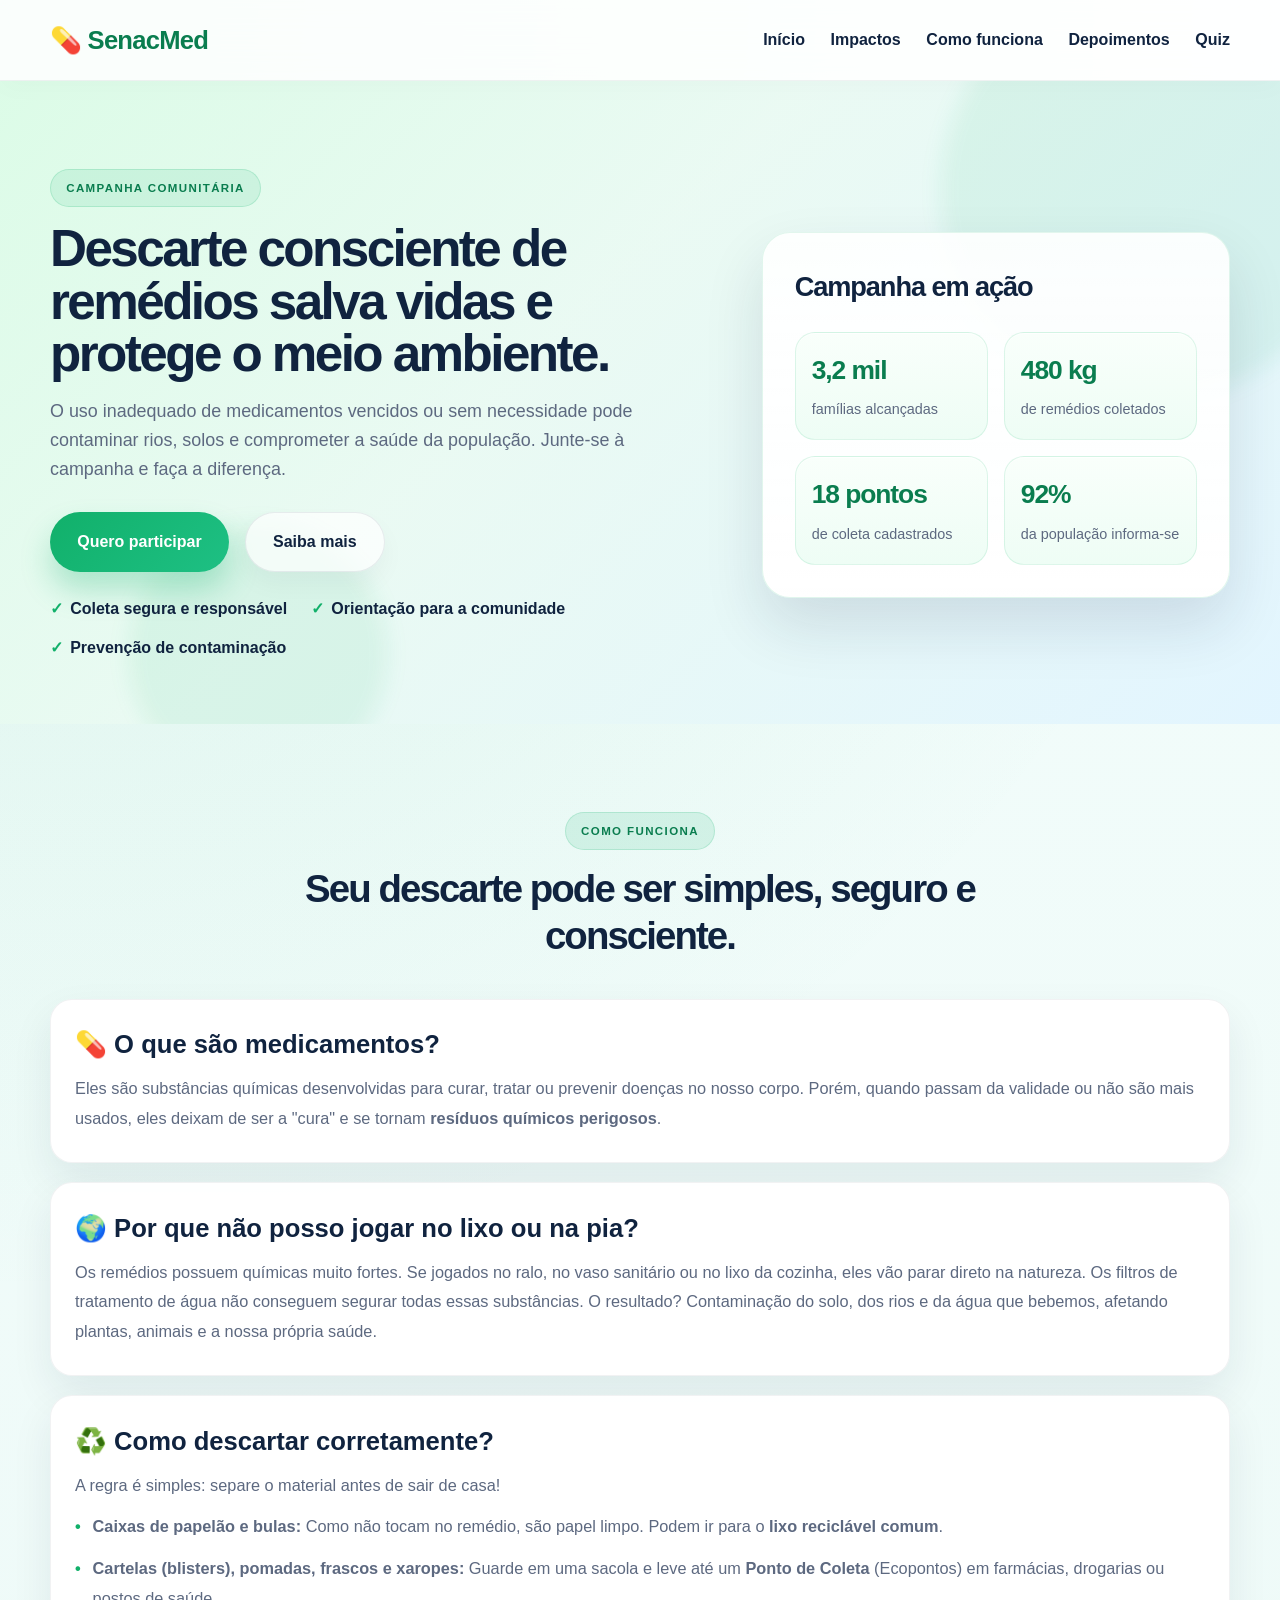
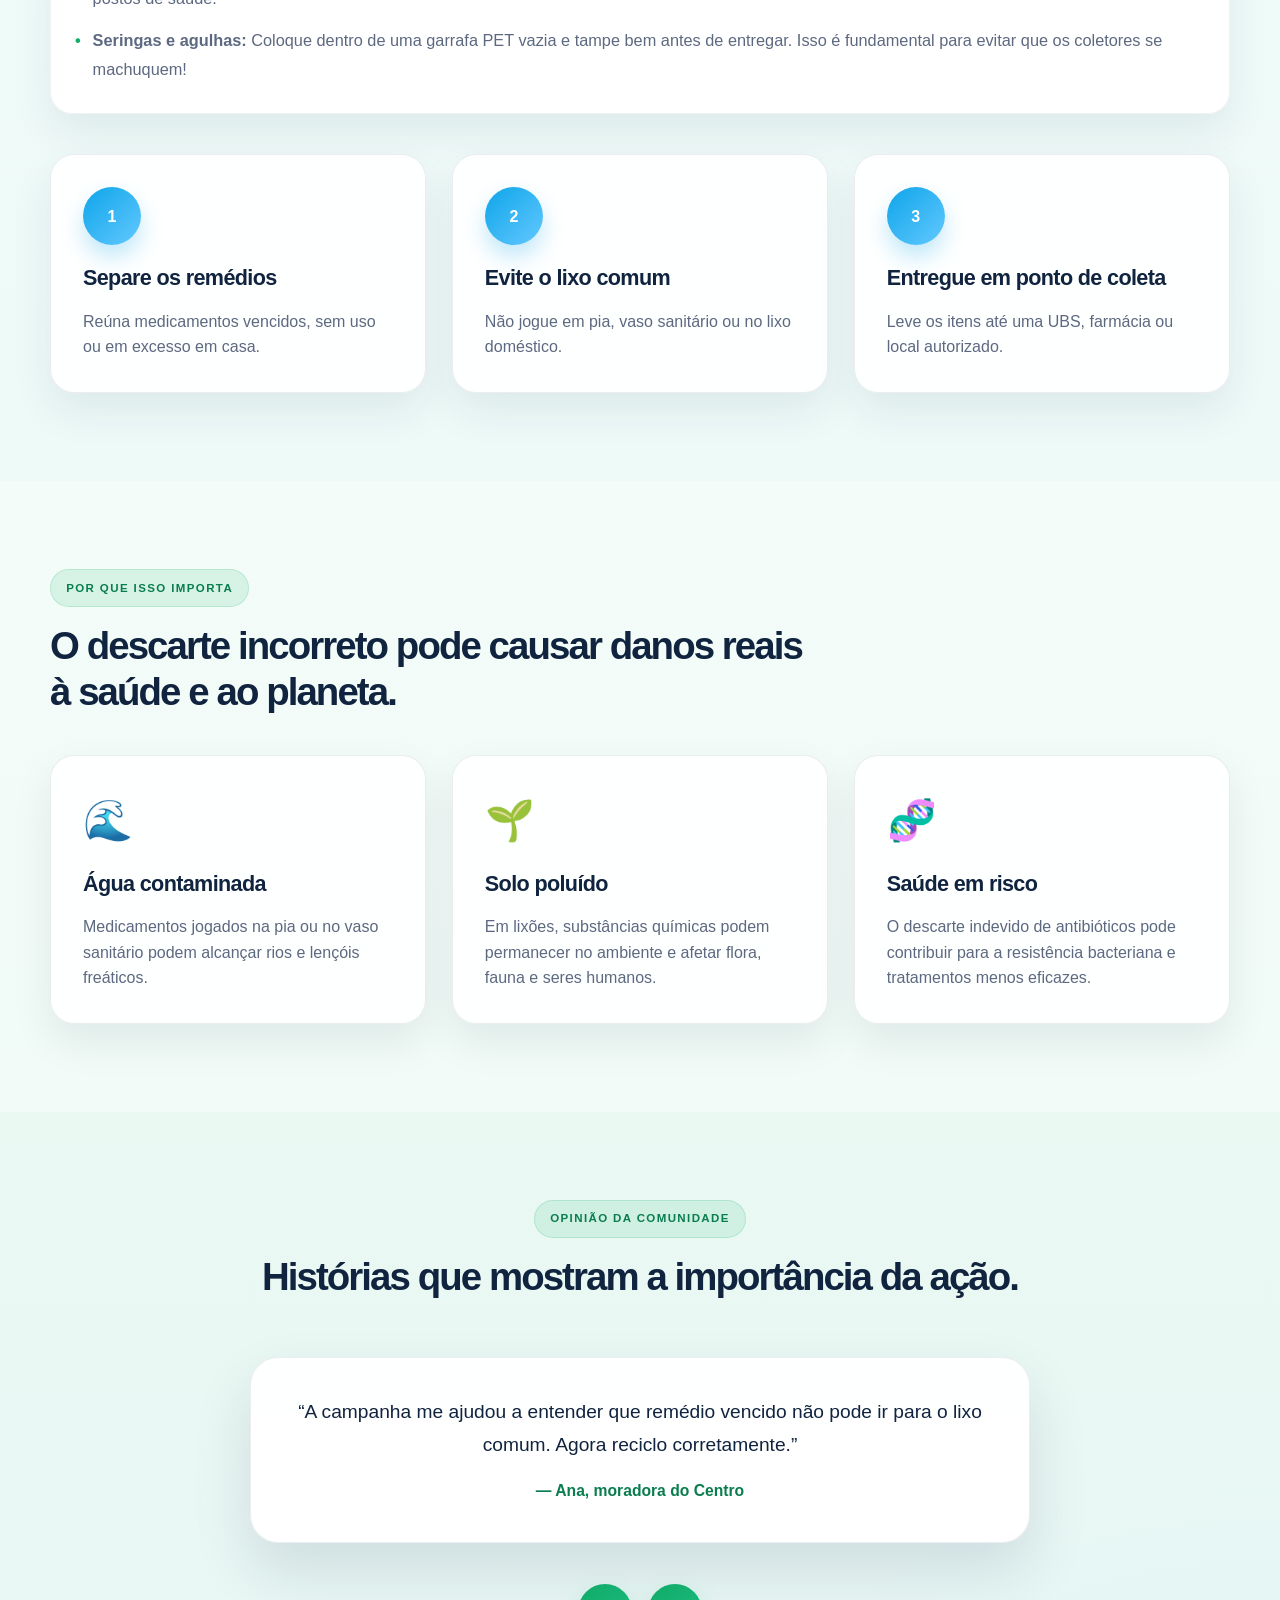
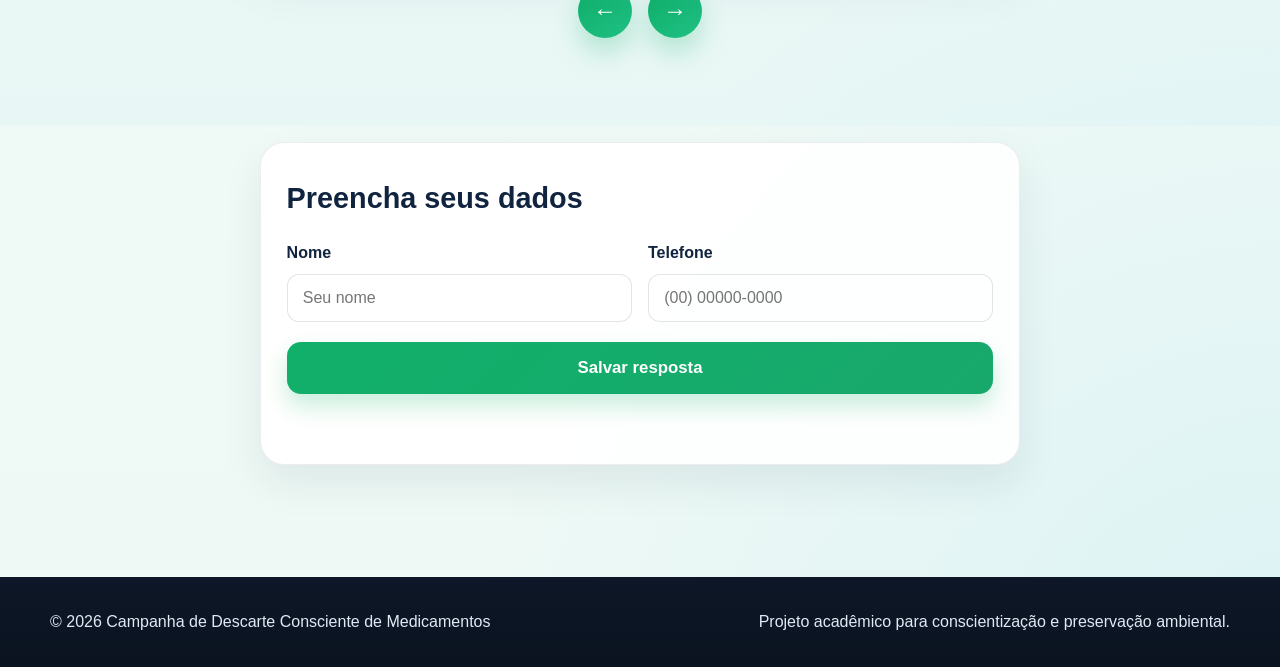
<file: Campanha de descarte de remédios/index.html>
<!DOCTYPE html>
<html lang="pt-BR">
<head>
  <meta charset="UTF-8" />
  <meta name="viewport" content="width=device-width, initial-scale=1.0" />
  <title>Descarte Consciente de Medicamentos</title>
  <meta name="description" content="Campanha de descarte consciente de medicamentos: educação, coleta e prevenção para a comunidade." />
  <link rel="stylesheet" href="style.css" />
</head>
<body>
  <header class="topbar">
    <nav class="container nav">
      <div class="brand">💊 SenacMed</div>
      <button class="menu-toggle" aria-label="Abrir menu">☰</button>
      <div class="nav-links">
        <a href="#inicio">Início</a>
        <a href="#impactos">Impactos</a>
        <a href="#como-funciona">Como funciona</a>
        <a href="#depoimentos">Depoimentos</a>
        <a href="#quiz">Quiz</a>
      </div>
    </nav>
  </header>

  <main>
    <section class="hero" id="inicio">
      <div class="container hero-grid">
        <div class="hero-copy">
          <span class="eyebrow">Campanha comunitária</span>
          <h1>Descarte consciente de remédios salva vidas e protege o meio ambiente.</h1>
          <p>
            O uso inadequado de medicamentos vencidos ou sem necessidade pode contaminar rios,
            solos e comprometer a saúde da população. Junte-se à campanha e faça a diferença.
          </p>

          <div class="hero-actions">
            <a class="btn btn-primary" href="#quiz">Quero participar</a>
            <a class="btn btn-secondary" href="#como-funciona">Saiba mais</a>
          </div>

          <ul class="hero-points">
            <li>Coleta segura e responsável</li>
            <li>Orientação para a comunidade</li>
            <li>Prevenção de contaminação</li>
          </ul>
        </div>

        <div class="hero-card">
          <h2>Campanha em ação</h2>
          <div class="stat-grid">
            <div class="stat-item">
              <strong>3,2 mil</strong>
              <span>famílias alcançadas</span>
            </div>
            <div class="stat-item">
              <strong>480 kg</strong>
              <span>de remédios coletados</span>
            </div>
            <div class="stat-item">
              <strong>18 pontos</strong>
              <span>de coleta cadastrados</span>
            </div>
            <div class="stat-item">
              <strong>92%</strong>
              <span>da população informa-se</span>
            </div>
          </div>
        </div>
      </div>
    </section>

    <section class="section process" id="como-funciona">
      <div class="container">
        <div class="section-heading center">
          <span class="eyebrow accent">Como funciona</span>
          <h2>Seu descarte pode ser simples, seguro e consciente.</h2>
        </div>

        <div class="info-accordion">
          <article class="info-block">
            <h3>💊 O que são medicamentos?</h3>
            <p>
              Eles são substâncias químicas desenvolvidas para curar, tratar ou prevenir doenças no nosso corpo.
              Porém, quando passam da validade ou não são mais usados, eles deixam de ser a "cura" e se tornam
              <strong>resíduos químicos perigosos</strong>.
            </p>
          </article>

          <article class="info-block">
            <h3>🌍 Por que não posso jogar no lixo ou na pia?</h3>
            <p>
              Os remédios possuem químicas muito fortes. Se jogados no ralo, no vaso sanitário ou no lixo da cozinha,
              eles vão parar direto na natureza. Os filtros de tratamento de água não conseguem segurar todas essas
              substâncias. O resultado? Contaminação do solo, dos rios e da água que bebemos, afetando plantas,
              animais e a nossa própria saúde.
            </p>
          </article>

          <article class="info-block">
            <h3>♻️ Como descartar corretamente?</h3>
            <p>A regra é simples: separe o material antes de sair de casa!</p>
            <ul class="clean-list">
              <li><strong>Caixas de papelão e bulas:</strong> Como não tocam no remédio, são papel limpo. Podem ir para o <strong>lixo reciclável comum</strong>.</li>
              <li><strong>Cartelas (blisters), pomadas, frascos e xaropes:</strong> Guarde em uma sacola e leve até um <strong>Ponto de Coleta</strong> (Ecopontos) em farmácias, drogarias ou postos de saúde.</li>
              <li><strong>Seringas e agulhas:</strong> Coloque dentro de uma garrafa PET vazia e tampe bem antes de entregar. Isso é fundamental para evitar que os coletores se machuquem!</li>
            </ul>
          </article>
        </div>

        <div class="steps-grid">
          <div class="step-card">
            <div class="step-number">1</div>
            <h3>Separe os remédios</h3>
            <p>Reúna medicamentos vencidos, sem uso ou em excesso em casa.</p>
          </div>

          <div class="step-card">
            <div class="step-number">2</div>
            <h3>Evite o lixo comum</h3>
            <p>Não jogue em pia, vaso sanitário ou no lixo doméstico.</p>
          </div>

          <div class="step-card">
            <div class="step-number">3</div>
            <h3>Entregue em ponto de coleta</h3>
            <p>Leve os itens até uma UBS, farmácia ou local autorizado.</p>
          </div>
        </div>
      </div>
    </section>

    <section class="section" id="impactos">
      <div class="container">
        <div class="section-heading">
          <span class="eyebrow accent">Por que isso importa</span>
          <h2>O descarte incorreto pode causar danos reais à saúde e ao planeta.</h2>
        </div>

        <div class="cards-grid">
          <article class="info-card">
            <div class="icon">🌊</div>
            <h3>Água contaminada</h3>
            <p>Medicamentos jogados na pia ou no vaso sanitário podem alcançar rios e lençóis freáticos.</p>
          </article>

          <article class="info-card">
            <div class="icon">🌱</div>
            <h3>Solo poluído</h3>
            <p>Em lixões, substâncias químicas podem permanecer no ambiente e afetar flora, fauna e seres humanos.</p>
          </article>

          <article class="info-card">
            <div class="icon">🧬</div>
            <h3>Saúde em risco</h3>
            <p>O descarte indevido de antibióticos pode contribuir para a resistência bacteriana e tratamentos menos eficazes.</p>
          </article>
        </div>
      </div>
    </section>

    <section class="section slider-section" id="depoimentos">
      <div class="container">
        <div class="section-heading center">
          <span class="eyebrow accent">Opinião da comunidade</span>
          <h2>Histórias que mostram a importância da ação.</h2>
        </div>

        <div class="slider" aria-live="polite">
          <article class="slide active">
            <p>“A campanha me ajudou a entender que remédio vencido não pode ir para o lixo comum. Agora reciclo corretamente.”</p>
            <strong>— Ana, moradora do Centro</strong>
          </article>

          <article class="slide">
            <p>“Fiquei surpresa com a quantidade de pessoas que não sabiam onde levar os remédios. Essa iniciativa faz muita diferença.”</p>
            <strong>— João, voluntário</strong>
          </article>

          <article class="slide">
            <p>“O projeto é simples, mas muito importante. Ele ajuda a preservar o ambiente e conscientiza a comunidade.”</p>
            <strong>— Carla, professora</strong>
          </article>
        </div>

        <div class="slider-controls">
          <button type="button" class="slider-btn" id="prevSlide" aria-label="Slide anterior">←</button>
          <button type="button" class="slider-btn" id="nextSlide" aria-label="Próximo slide">→</button>
        </div>
      </div>
    </section>

    <section class="section quiz-section" id="quiz">
      <div class="container">
        <div class="quiz-stage">
          <div class="quiz-registration-card" id="quizRegistrationCard">
            <h2 class="quiz-registration-title">Preencha seus dados</h2>

            <form id="quizAccessForm" class="quiz-registration-form">
              <div class="quiz-form-row">
                <div class="quiz-form-field">
                  <label for="quizName">Nome</label>
                  <input type="text" id="quizName" name="quizName" placeholder="Seu nome" required />
                </div>

                <div class="quiz-form-field">
                  <label for="quizPhone">Telefone</label>
                  <input type="tel" id="quizPhone" name="quizPhone" placeholder="(00) 00000-0000" required />
                </div>
              </div>

              <button type="submit" class="quiz-save-btn">Salvar resposta</button>
              <p id="quizFormMessage" class="quiz-form-message" aria-live="polite"></p>
            </form>
          </div>

          <div class="quiz-content" id="quizContent" hidden>
            <div class="quiz-eyebrow">
              <span class="quiz-capsule" aria-hidden="true">
                <svg viewBox="0 0 24 20" xmlns="http://www.w3.org/2000/svg">
                  <polygon points="1,10 23,1 11,19" fill="#004c94"/>
                  <polygon points="11,19 13,11 23,1" fill="#f7941d"/>
                </svg>
              </span>
              Ponto de Coleta &middot; Educação Ambiental
            </div>

            <h2 class="quiz-title">Descarte correto de medicamentos</h2>
            <p class="quiz-subtitle">
              Oito perguntas rápidas para checar o que você sabe sobre o descarte seguro de remédios vencidos — e por que isso protege a água, o solo e a saúde de todo mundo.
            </p>

            <div class="quiz-strip-wrap">
              <div class="quiz-strip-label">
                <span id="quizStripCurrent">Pergunta 1 de 8</span>
                <span id="quizStripScore">0 acertos</span>
              </div>
              <div class="quiz-strip" id="quizStrip"></div>
            </div>

            <div class="quiz-card">
              <div id="quizView">
                <div class="quiz-qnum" id="quizQnum">Pergunta 01</div>
                <p class="quiz-prompt" id="quizPrompt"></p>
                <div class="quiz-options" id="quizOptions"></div>
                <div class="quiz-feedback" id="quizFeedback"></div>
                <div class="quiz-foot-row">
                  <button class="quiz-next-btn" id="quizNextBtn">
                    <span id="quizNextLabel">Próxima pergunta</span>
                    <span id="quizNextArrow">&rarr;</span>
                  </button>
                </div>
              </div>

              <div id="quizResultView" class="quiz-result">
                <div class="quiz-rx">Resultado</div>
                <div class="quiz-score-line">
                  <span class="quiz-score-num" id="quizFinalScore">0</span>
                  <span class="quiz-score-den">de 8 corretas</span>
                </div>
                <div class="quiz-verdict" id="quizVerdictTitle"></div>
                <p class="quiz-verdict-copy" id="quizVerdictCopy"></p>
                <div class="quiz-cta-row">
                  <button class="quiz-btn-primary" id="quizRetryBtn">Refazer o quiz</button>
                  <button class="quiz-btn-ghost" id="quizReviewBtn">Ver respostas</button>
                </div>
                <div id="quizReviewList" style="display:none;">
                  <div class="quiz-divider"></div>
                </div>
              </div>
            </div>
          </div>
        </div>
      </div>
    </section>
  </main>

  <footer class="footer">
    <div class="container footer-content">
      <p>© 2026 Campanha de Descarte Consciente de Medicamentos</p>
      <p>Projeto acadêmico para conscientização e preservação ambiental.</p>
    </div>
  </footer>

  <script src="script.js"></script>
</body>
</html>
</file>
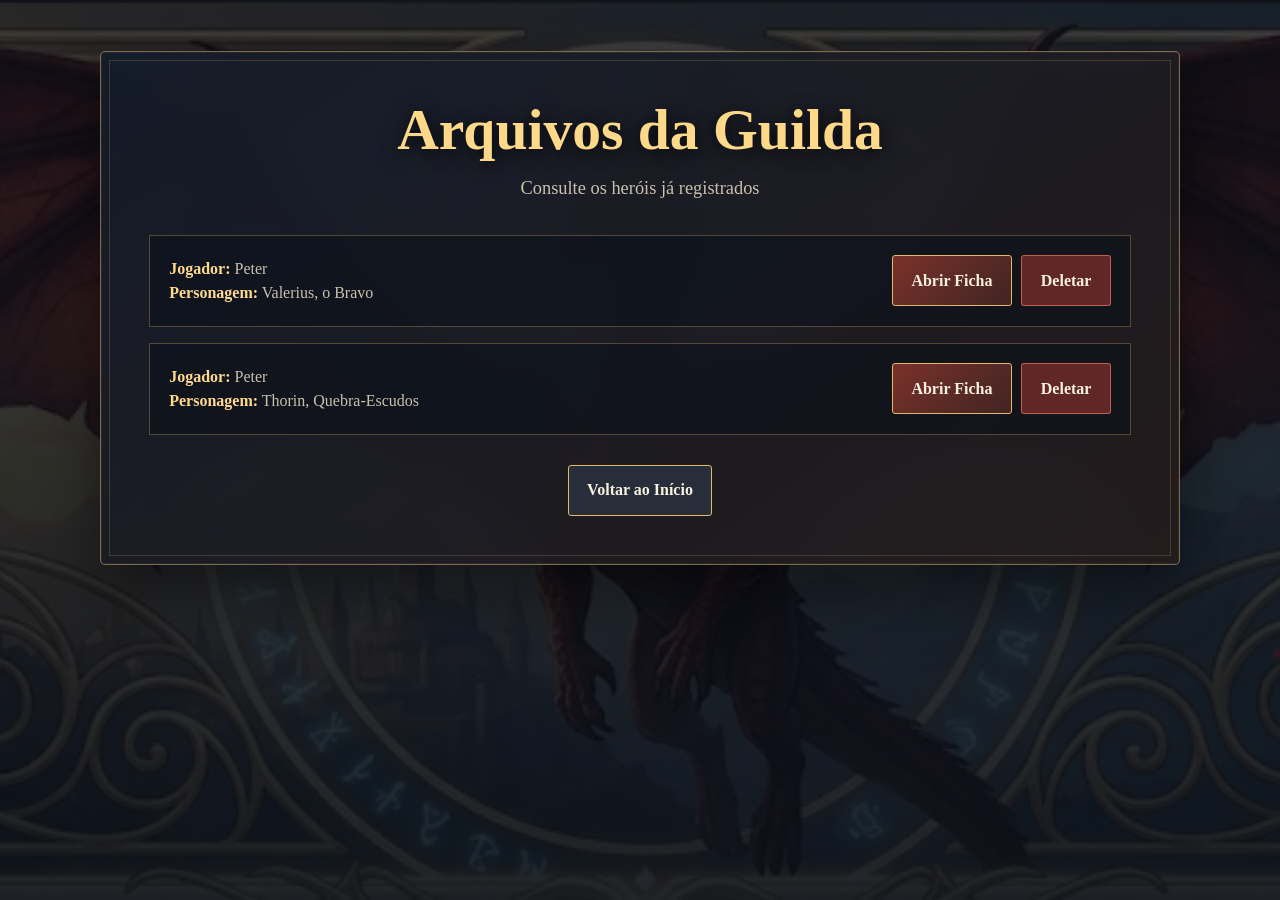
<file: HTML/Consulta_resumo.html>
<!DOCTYPE html>
<html lang="pt-BR">
<head>
    <meta charset="UTF-8">
    <meta name="viewport" content="width=device-width, initial-scale=1.0">
    <title>Fichas Salvas - RPG MESA</title>
    <link rel="stylesheet" href="../CSS/rpg-style.css">
</head>
<body>

    <main class="tela-consulta">
        
        <div class="painel-conteudo">
            
            <header>
                <h1 class="titulo-jogo">Arquivos da Guilda</h1>
                <p class="subtitulo">Consulte os heróis já registrados</p>
            </header>
            
            <!-- Lista onde as fichas vão aparecer -->
            <div class="lista-fichas">
                
                <!-- Exemplo 1 de Ficha Salva -->
                <div class="card-lista">
                    <div class="info-resumo">
                        <p><strong>Jogador:</strong> Peter</p>
                        <p><strong>Personagem:</strong> Valerius, o Bravo</p>
                    </div>
                    <div class="acao-lista">
                        <button type="button" class="btn-abrir" onclick="window.location.href='visualizar_ficha.html'">Abrir Ficha</button>
                        <!-- Novo botão de deletar chamando a função JavaScript -->
                        <button type="button" class="btn-deletar" onclick="deletarPersonagem()">Deletar</button>
                    </div>
                </div>

                <!-- Exemplo 2 de Ficha Salva -->
                <div class="card-lista">
                    <div class="info-resumo">
                        <p><strong>Jogador:</strong> Peter</p>
                        <p><strong>Personagem:</strong> Thorin, Quebra-Escudos</p>
                    </div>
                    <div class="acao-lista">
                        <button type="button" class="btn-abrir" onclick="window.location.href='visualizar_ficha.html'">Abrir Ficha</button>
                        <button type="button" class="btn-deletar" onclick="deletarPersonagem()">Deletar</button>
                    </div>
                </div>

            </div>

            <!-- Botões de Ação no rodapé -->
            <div class="botoes-acao" style="margin-top: 30px; justify-content: center;">
                <button type="button" class="btn-voltar" onclick="window.location.href='Tela_inicial.html'">Voltar ao Início</button>
            </div>

        </div>

    </main>

    <!-- Script para a mensagem de confirmação -->
    <script>
        function deletarPersonagem() {
            // O confirm abre a janela com a pergunta. Se o usuário clicar em "OK", ele retorna true.
            let confirmacao = confirm("Tem certeza que deseja fazer isso?");
            
            if (confirmacao) {
                // Aqui no futuro vai entrar o código para apagar a ficha do banco de dados/localStorage
                alert("Personagem deletado com sucesso!");
            }
            // Se clicar em cancelar, ele não faz nada (o que é exatamente o que queremos)
        }
    </script>

</body>
</html>
</file>
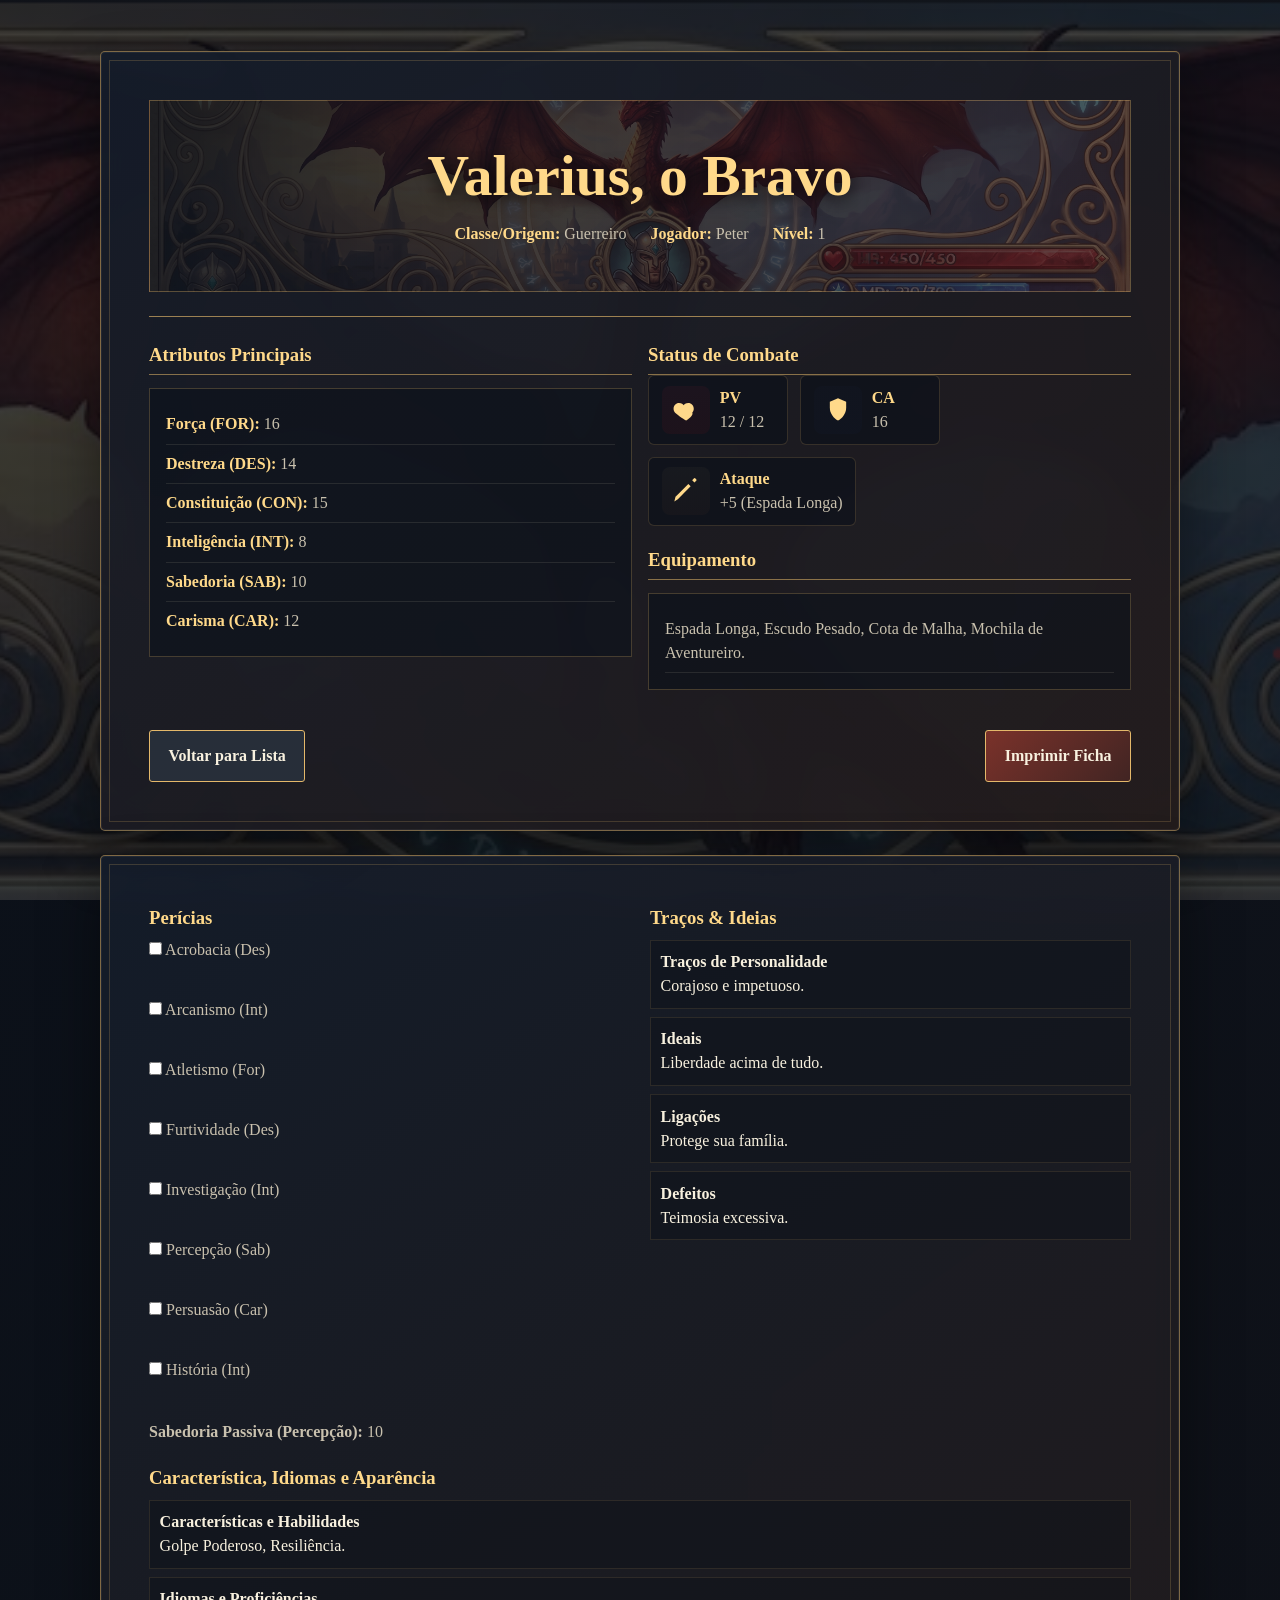
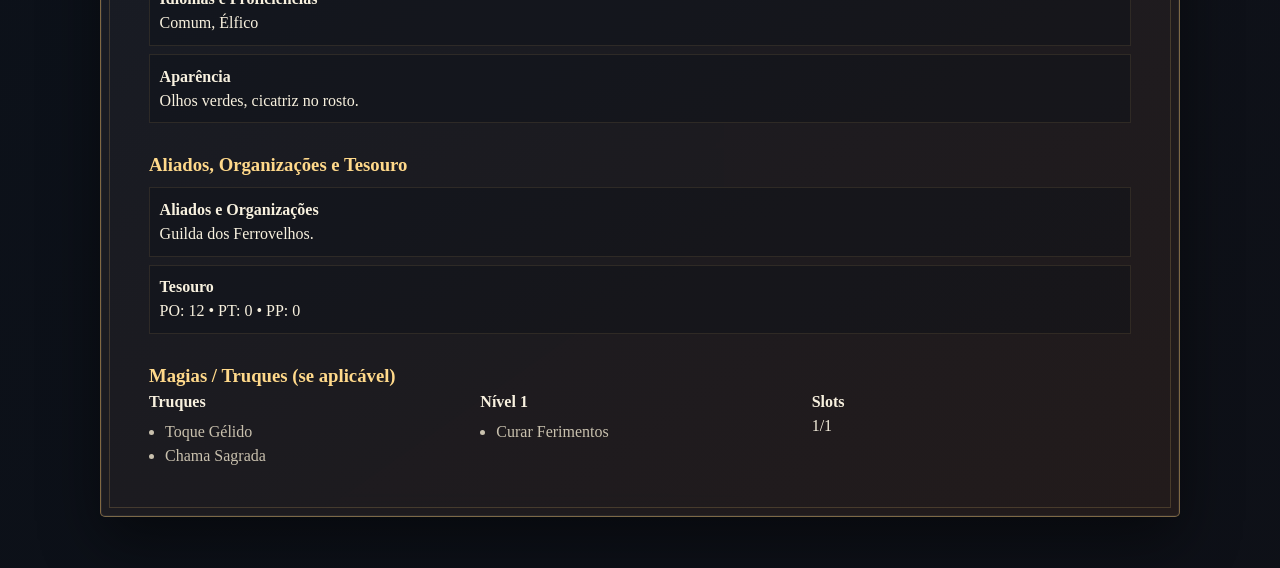
<file: HTML/Ficha_completa.html>
<!DOCTYPE html>
<html lang="pt-BR">
<head>
    <meta charset="UTF-8">
    <meta name="viewport" content="width=device-width, initial-scale=1.0">
    <title>Ficha Completa - RPG MESA</title>
    <link rel="stylesheet" href="../CSS/rpg-style.css">
</head>
<body>

    <main class="tela-ficha-completa">
        
        <div class="painel-ficha-aberta">
            
            <!-- Cabeçalho da Ficha -->
            <header class="cabecalho-ficha">
                <h1 class="nome-heroi" id="displayNome">Valerius, o Bravo</h1>
                <div class="info-basica">
                    <p><strong>Classe/Origem:</strong> <span id="displayClasse">Guerreiro</span></p>
                    <p><strong>Jogador:</strong> <span id="displayJogador">Peter</span></p>
                    <p><strong>Nível:</strong> 1</p>
                </div>
            </header>
            
            <!-- Linha divisória charmosa -->
            <hr class="divisor-rpg">

            <!-- Corpo da Ficha -->
            <div class="corpo-ficha" style="display: flex; gap: 30px; margin-top: 20px;">
                
                <!-- Coluna 1: Atributos -->
                <section class="secao-atributos" style="flex: 1;">
                    <h3 style="color: #ffd700; border-bottom: 1px solid #7a6540; padding-bottom: 5px;">Atributos Principais</h3>
                    
                    <div class="lista-atributos">
                        <p><strong>Força (FOR):</strong> <span id="displayFor">16</span></p>
                        <p><strong>Destreza (DES):</strong> <span id="displayDes">14</span></p>
                        <p><strong>Constituição (CON):</strong> <span id="displayCon">15</span></p>
                        <p><strong>Inteligência (INT):</strong> <span id="displayInt">8</span></p>
                        <p><strong>Sabedoria (SAB):</strong> <span id="displaySab">10</span></p>
                        <p><strong>Carisma (CAR):</strong> <span id="displayCar">12</span></p>
                    </div>
                </section>

                <!-- Coluna 2: Status e Equipamento -->
                <section class="secao-status" style="flex: 1;">
                    <h3 style="color: #ffd700; border-bottom: 1px solid #7a6540; padding-bottom: 5px;">Status de Combate</h3>
                    
                    <div class="status-tiles">
                        <div class="tile pv-tile">
                            <div class="icon-badge heart" aria-hidden="true">
                                <!-- simple heart SVG -->
                                <svg viewBox="0 0 24 24" class="icon" xmlns="http://www.w3.org/2000/svg"><path fill="currentColor" d="M12 21s-7-4.35-9.33-6.66C-0.33 10.67 2.2 6 6 6c2.21 0 3.5 1.2 4 2 .5-.8 1.79-2 4-2 3.8 0 6.33 4.67 3.33 8.34C19 16.65 12 21 12 21z"/></svg>
                            </div>
                            <div class="tile-body"><strong>PV</strong><div id="displayPV">12 / 12</div></div>
                        </div>

                        <div class="tile ca-tile">
                            <div class="icon-badge shield" aria-hidden="true">
                                <!-- simple shield SVG -->
                                <svg viewBox="0 0 24 24" class="icon" xmlns="http://www.w3.org/2000/svg"><path fill="currentColor" d="M12 2l7 3v5c0 5-3.5 9.2-7 11-3.5-1.8-7-6-7-11V5l7-3z"/></svg>
                            </div>
                            <div class="tile-body"><strong>CA</strong><div id="displayCA">16</div></div>
                        </div>

                        <div class="tile atk-tile">
                            <div class="icon-badge sword" aria-hidden="true">
                                <!-- simple sword SVG -->
                                <svg viewBox="0 0 24 24" class="icon" xmlns="http://www.w3.org/2000/svg"><path fill="currentColor" d="M2 21l1-4 11-11 2 2L5 19l-3 2zM20.7 3.3l-1.4 1.4-2-2 1.4-1.4a1 1 0 011.4 0l.6.6a1 1 0 010 1.4z"/></svg>
                            </div>
                            <div class="tile-body"><strong>Ataque</strong><div id="displayAtk">+5 (Espada Longa)</div></div>
                        </div>
                    </div>

                    <h3 style="color: #ffd700; border-bottom: 1px solid #7a6540; padding-bottom: 5px; margin-top: 20px;">Equipamento</h3>
                    <div class="equipamento-box">
                        <p id="displayEquip">Espada Longa, Escudo Pesado, Cota de Malha, Mochila de Aventureiro.</p>
                    </div>
                </section>

            </div>

            <!-- Botões de Ação no rodapé -->
            <div class="botoes-acao" style="margin-top: 40px; display: flex; justify-content: space-between;">
                <button type="button" class="btn-voltar" onclick="window.location.href='Fichas.html'">Voltar para Lista</button>
                
                <!-- Um botão extra legal: chama a função nativa de imprimir a página! -->
                <button type="button" class="btn-imprimir" onclick="window.print()">Imprimir Ficha</button>
            </div>

        </div>

        <!-- Seções adicionais inspiradas no modelo PDF -->
        <div class="painel-ficha-aberta" style="margin-top:24px;">
            <div class="corpo-adicional" style="display:flex;gap:20px;flex-wrap:wrap;">
                <section class="secao-pericias" style="flex:1 1 360px;min-width:300px;">
                    <h3 style="color: var(--gold-bright);">Perícias</h3>
                    <div class="lista-pericias">
                        <label><input type="checkbox"> Acrobacia (Des)</label><br>
                        <label><input type="checkbox"> Arcanismo (Int)</label><br>
                        <label><input type="checkbox"> Atletismo (For)</label><br>
                        <label><input type="checkbox"> Furtividade (Des)</label><br>
                        <label><input type="checkbox"> Investigação (Int)</label><br>
                        <label><input type="checkbox"> Percepção (Sab)</label><br>
                        <label><input type="checkbox"> Persuasão (Car)</label><br>
                        <label><input type="checkbox"> História (Int)</label><br>
                    </div>
                    <p class="passiva"><strong>Sabedoria Passiva (Percepção):</strong> <span id="displayPassiva">10</span></p>
                </section>

                <section class="secao-tracos" style="flex:1 1 360px;min-width:300px;">
                    <h3 style="color: var(--gold-bright);">Traços & Ideias</h3>
                    <div class="blocos-tracos">
                        <div class="bloco"><strong>Traços de Personalidade</strong><p id="tracos">Corajoso e impetuoso.</p></div>
                        <div class="bloco"><strong>Ideais</strong><p id="ideais">Liberdade acima de tudo.</p></div>
                        <div class="bloco"><strong>Ligações</strong><p id="ligacoes">Protege sua família.</p></div>
                        <div class="bloco"><strong>Defeitos</strong><p id="defeitos">Teimosia excessiva.</p></div>
                    </div>
                </section>

                <section class="secao-outros" style="flex:1 1 360px;min-width:300px;">
                    <h3 style="color: var(--gold-bright);">Característica, Idiomas e Aparência</h3>
                    <div class="bloco"><strong>Características e Habilidades</strong><p id="caracteristicas">Golpe Poderoso, Resiliência.</p></div>
                    <div class="bloco"><strong>Idiomas e Proficiências</strong><p id="idiomas">Comum, Élfico</p></div>
                    <div class="bloco"><strong>Aparência</strong><p id="aparencia">Olhos verdes, cicatriz no rosto.</p></div>
                </section>

                <section class="secao-aliados" style="flex:1 1 740px;min-width:300px;">
                    <h3 style="color: var(--gold-bright);">Aliados, Organizações e Tesouro</h3>
                    <div class="bloco"><strong>Aliados e Organizações</strong><p id="aliados">Guilda dos Ferrovelhos.</p></div>
                    <div class="bloco"><strong>Tesouro</strong><p id="tesouro">PO: 12 • PT: 0 • PP: 0</p></div>
                </section>

                <section class="secao-magias" style="flex:1 1 740px;min-width:300px;">
                    <h3 style="color: var(--gold-bright);">Magias / Truques (se aplicável)</h3>
                    <div class="col-magias" style="display:flex;gap:12px;flex-wrap:wrap;">
                        <div style="flex:1 1 200px;"><strong>Truques</strong><ul><li>Toque Gélido</li><li>Chama Sagrada</li></ul></div>
                        <div style="flex:1 1 200px;"><strong>Nível 1</strong><ul><li>Curar Ferimentos</li></ul></div>
                        <div style="flex:1 1 200px;"><strong>Slots</strong><p>1/1</p></div>
                    </div>
                </section>
            </div>
        </div>

    </main>

        <script src="../JS/Atributos.js"></script>

    </body>
    </html>
</file>
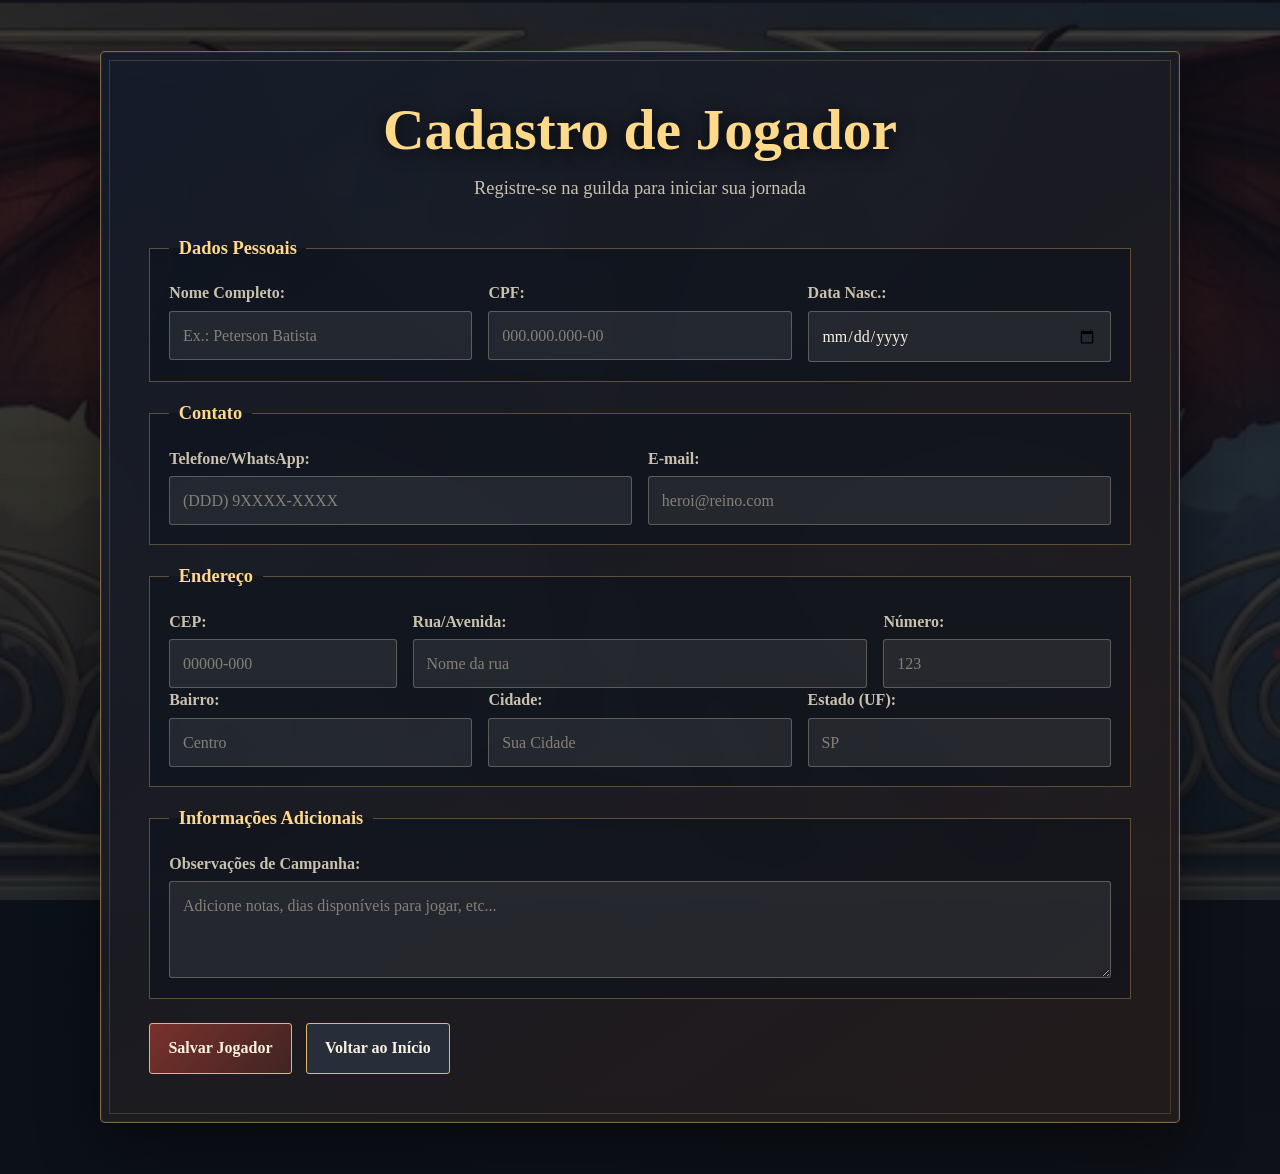
<file: HTML/Novo_Usuario.html>
<!DOCTYPE html>
<html lang="pt-BR">
<head>
    <meta charset="UTF-8">
    <meta name="viewport" content="width=device-width, initial-scale=1.0">
    <title>Novo Usuário - RPG MESA</title>
    <link rel="stylesheet" href="../CSS/rpg-style.css">
</head>
<body>

    <main class="tela-cadastro">
        
        <div class="painel-cadastro">
            
            <header>
                <h1 class="titulo-jogo">Cadastro de Jogador</h1>
                <p class="subtitulo">Registre-se na guilda para iniciar sua jornada</p>
            </header>
            
            <form id="formNovoUsuario">
                
                <fieldset class="grupo-campos">
                    <legend>Dados Pessoais</legend>
                    <div class="linha-form">
                        <div class="campo">
                            <label for="nome">Nome Completo:</label>
                            <input type="text" id="nome" placeholder="Ex.: Peterson Batista" required>
                        </div>
                        <div class="campo">
                            <label for="cpf">CPF:</label>
                            <input type="text" id="cpf" placeholder="000.000.000-00" required>
                        </div>
                        <div class="campo">
                            <label for="nasc">Data Nasc.:</label>
                            <input type="date" id="nasc" required>
                        </div>
                    </div>
                </fieldset>

                <fieldset class="grupo-campos">
                    <legend>Contato</legend>
                    <div class="linha-form">
                        <div class="campo">
                            <label for="fone">Telefone/WhatsApp:</label>
                            <input type="tel" id="fone" placeholder="(DDD) 9XXXX-XXXX" required>
                        </div>
                        <div class="campo">
                            <label for="email">E-mail:</label>
                            <input type="email" id="email" placeholder="heroi@reino.com" required>
                        </div>
                    </div>
                </fieldset>

                <fieldset class="grupo-campos">
                    <legend>Endereço</legend>
                    <div class="linha-form">
                        <div class="campo">
                            <label for="cep">CEP:</label>
                            <input type="text" id="cep" placeholder="00000-000" required>
                        </div>
                        <div class="campo" style="flex-grow: 2;">
                            <label for="rua">Rua/Avenida:</label>
                            <input type="text" id="rua" placeholder="Nome da rua" required>
                        </div>
                        <div class="campo">
                            <label for="num">Número:</label>
                            <input type="number" id="num" placeholder="123" required>
                        </div>
                    </div>
                    <div class="linha-form">
                        <div class="campo">
                            <label for="bairro">Bairro:</label>
                            <input type="text" id="bairro" placeholder="Centro" required>
                        </div>
                        <div class="campo">
                            <label for="cidade">Cidade:</label>
                            <input type="text" id="cidade" placeholder="Sua Cidade" required>
                        </div>
                        <div class="campo">
                            <label for="uf">Estado (UF):</label>
                            <input type="text" id="uf" placeholder="SP" maxlength="2" required>
                        </div>
                    </div>
                </fieldset>

                <fieldset class="grupo-campos">
                    <legend>Informações Adicionais</legend>
                    <div class="campo">
                        <label for="obs">Observações de Campanha:</label>
                        <textarea id="obs" rows="3" placeholder="Adicione notas, dias disponíveis para jogar, etc..."></textarea>
                    </div>
                </fieldset>

                <div class="botoes-acao">
                    <button type="button" class="btn-salvar" onclick="salvarJogador()">Salvar Jogador</button>
                    <button type="button" class="btn-voltar" onclick="window.location.href='Tela_inicial.html'">Voltar ao Início</button>
                </div>

            </form>

        </div>

    </main>

</body>
</html>
</file>
<file: Campanha de descarte de remédios/style.css>
:root {
  --primary: #11b06a;
  --primary-dark: #0a7d4f;
  --secondary: #0ea5e9;
  --secondary-soft: #e0f4ff;
  --accent: #dcfce7;
  --text-dark: #10233f;
  --text-light: #5d6980;
  --bg-soft: #f4fbf9;
  --bg-strong: #eafaf3;
  --white: #ffffff;
  --shadow-xl: 0 28px 60px rgba(16, 35, 63, 0.12);
  --shadow-md: 0 18px 42px rgba(16, 35, 63, 0.08);
  --border-soft: rgba(16, 35, 63, 0.08);
}

* {
  margin: 0;
  padding: 0;
  box-sizing: border-box;
}

html {
  scroll-behavior: smooth;
}

body {
  font-family: 'Segoe UI', Tahoma, Geneva, Verdana, sans-serif;
  background:
    radial-gradient(circle at top left, rgba(17, 176, 106, 0.12), transparent 32%),
    radial-gradient(circle at bottom right, rgba(14, 165, 233, 0.08), transparent 20%),
    linear-gradient(180deg, #f8fffb 0%, #eef9f5 100%);
  color: var(--text-dark);
  line-height: 1.6;
}

a {
  text-decoration: none;
}

img {
  max-width: 100%;
  display: block;
}

.container {
  width: min(1180px, calc(100% - 2rem));
  margin: 0 auto;
}

.section {
  padding: 5.5rem 0;
}

.quiz-section {
  display: block;
}

.quiz-content[hidden] {
  display: none;
}

.quiz-registration-card {
  background: rgba(255, 255, 255, 0.9);
  border: 1px solid rgba(16, 35, 63, 0.08);
  border-radius: 24px;
  padding: 2rem 1.6rem;
  box-shadow: var(--shadow-md);
  margin-bottom: 2rem;
}

.quiz-registration-title {
  font-size: 1.8rem;
  margin-bottom: 1.2rem;
  color: var(--text-dark);
}

.quiz-registration-form {
  display: flex;
  flex-direction: column;
  gap: 1.2rem;
}

.quiz-form-row {
  display: grid;
  grid-template-columns: repeat(2, minmax(0, 1fr));
  gap: 1rem;
}

.quiz-form-field {
  display: flex;
  flex-direction: column;
  gap: 0.5rem;
}

.quiz-form-field label {
  font-weight: 700;
  color: var(--text-dark);
}

.quiz-form-field input {
  width: 100%;
  border: 1px solid rgba(16, 35, 63, 0.12);
  border-radius: 12px;
  background: rgba(255, 255, 255, 0.5);
  padding: 0.9rem 0.95rem;
  font-size: 1rem;
  color: var(--text-dark);
}

.quiz-save-btn {
  width: 100%;
  border: none;
  border-radius: 14px;
  background: linear-gradient(135deg, var(--primary) 0%, #18a86c 100%);
  color: white;
  font-size: 1.05rem;
  font-weight: 800;
  padding: 1rem 1.2rem;
  cursor: pointer;
  box-shadow: 0 12px 22px rgba(17, 176, 106, 0.22);
}

.quiz-form-message {
  min-height: 1.2rem;
  font-size: 0.95rem;
  color: var(--primary-dark);
  margin: 0;
}

.quiz-content {
  display: block;
}

.topbar {
  position: sticky;
  top: 0;
  z-index: 1000;
  background: rgba(255, 255, 255, 0.84);
  backdrop-filter: blur(18px);
  border-bottom: 1px solid rgba(16, 35, 63, 0.06);
  box-shadow: 0 8px 24px rgba(16, 35, 63, 0.02);
}

.nav {
  display: flex;
  align-items: center;
  justify-content: space-between;
  min-height: 80px;
  padding: 0.2rem 0;
}

.brand {
  font-size: 1.6rem;
  font-weight: 900;
  color: var(--primary-dark);
  letter-spacing: -0.03em;
}

.nav-links {
  display: flex;
  align-items: center;
  gap: 1.6rem;
}

.nav-links a {
  position: relative;
  color: var(--text-dark);
  font-weight: 700;
  transition: color 0.25s ease;
}

.nav-links a::after {
  content: "";
  position: absolute;
  left: 0;
  bottom: -0.35rem;
  width: 100%;
  height: 2px;
  background: var(--primary);
  transform: scaleX(0);
  transform-origin: center;
  transition: transform 0.25s ease;
}

.nav-links a:hover {
  color: var(--primary);
}

.nav-links a:hover::after {
  transform: scaleX(1);
}

.menu-toggle {
  display: none;
  background: transparent;
  border: none;
  font-size: 1.9rem;
  cursor: pointer;
  color: var(--text-dark);
}

.hero {
  padding: 5.5rem 0 4rem;
  background:
    linear-gradient(135deg, rgba(220, 252, 231, 0.95) 0%, rgba(234, 250, 243, 0.88) 42%, rgba(224, 244, 255, 0.9) 100%);
  position: relative;
  overflow: hidden;
}

.hero::before,
.hero::after {
  content: "";
  position: absolute;
  border-radius: 50%;
  background: rgba(17, 176, 106, 0.08);
  filter: blur(10px);
}

.hero::before {
  width: 420px;
  height: 420px;
  top: -100px;
  right: -80px;
}

.hero::after {
  width: 260px;
  height: 260px;
  bottom: -60px;
  left: 10%;
}

.hero-grid {
  display: grid;
  grid-template-columns: 1.3fr 0.9fr;
  gap: 2.2rem;
  align-items: center;
  position: relative;
  z-index: 1;
}

.eyebrow {
  display: inline-block;
  font-weight: 800;
  text-transform: uppercase;
  letter-spacing: 0.12em;
  font-size: 0.72rem;
  color: var(--primary-dark);
  background: rgba(17, 176, 106, 0.1);
  border: 1px solid rgba(17, 176, 106, 0.17);
  border-radius: 999px;
  padding: 0.55rem 0.95rem;
  margin-bottom: 1rem;
}

.eyebrow.accent {
  background: rgba(17, 176, 106, 0.12);
}

.hero-copy h1 {
  font-size: clamp(2.5rem, 4vw, 4.3rem);
  line-height: 1.03;
  margin-bottom: 1rem;
  font-weight: 900;
  letter-spacing: -0.05em;
  max-width: 700px;
}

.hero-copy p {
  font-size: 1.12rem;
  color: var(--text-light);
  margin-bottom: 1.8rem;
  max-width: 620px;
}

.hero-actions {
  display: flex;
  flex-wrap: wrap;
  gap: 1rem;
  margin-bottom: 1.5rem;
}

.btn {
  display: inline-flex;
  align-items: center;
  justify-content: center;
  border: none;
  border-radius: 999px;
  padding: 1rem 1.7rem;
  font-weight: 800;
  cursor: pointer;
  transition: transform 0.2s ease, box-shadow 0.2s ease, filter 0.2s ease;
}

.btn:hover {
  transform: translateY(-2px);
  filter: brightness(1.02);
}

.btn-primary {
  background: linear-gradient(135deg, var(--primary) 0%, #1ec084 100%);
  color: var(--white);
  box-shadow: 0 18px 30px rgba(17, 176, 106, 0.28);
}

.btn-secondary {
  background: rgba(255, 255, 255, 0.7);
  color: var(--text-dark);
  border: 1px solid rgba(16, 35, 63, 0.08);
  box-shadow: 0 12px 24px rgba(16, 35, 63, 0.04);
}

.hero-points {
  list-style: none;
  display: flex;
  flex-wrap: wrap;
  gap: 0.85rem 1.5rem;
  color: var(--text-dark);
  font-weight: 700;
}

.hero-points li::before {
  content: "✓";
  color: var(--primary);
  margin-right: 0.45rem;
}

.hero-card {
  background: linear-gradient(180deg, rgba(255,255,255,0.9), rgba(255,255,255,0.98));
  border: 1px solid rgba(17, 176, 106, 0.12);
  border-radius: 28px;
  padding: 2rem;
  box-shadow: var(--shadow-xl);
}

.hero-card h2 {
  margin-bottom: 1.5rem;
  font-size: 1.7rem;
  letter-spacing: -0.04em;
}

.stat-grid {
  display: grid;
  grid-template-columns: repeat(2, minmax(140px, 1fr));
  gap: 1rem;
}

.stat-item {
  background: linear-gradient(180deg, #f9fffb 0%, #eefdf5 100%);
  border: 1px solid rgba(17, 176, 106, 0.12);
  border-radius: 20px;
  padding: 1rem 1rem 1.1rem;
  box-shadow: inset 0 1px 0 rgba(255,255,255,0.8);
}

.stat-item strong {
  display: block;
  font-size: 1.65rem;
  color: var(--primary-dark);
  margin-bottom: 0.3rem;
  letter-spacing: -0.04em;
}

.stat-item span {
  color: var(--text-light);
  font-size: 0.9rem;
}

.section-heading {
  margin-bottom: 2.5rem;
  display: flex;
  flex-direction: column;
  align-items: flex-start;
}

.section-heading.center {
  text-align: center;
  align-items: center;
}

.section-heading h2 {
  font-size: clamp(2rem, 3vw, 2.8rem);
  max-width: 760px;
  line-height: 1.2;
  letter-spacing: -0.05em;
  margin: 0;
}

.section-heading.center h2 {
  margin: 0 auto;
}

.cards-grid,
.steps-grid {
  display: grid;
  grid-template-columns: repeat(auto-fit, minmax(240px, 1fr));
  gap: 1.6rem;
  align-items: stretch;
  margin-top: 2.5rem;
}

.info-card,
.step-card {
  display: flex;
  flex-direction: column;
  justify-content: flex-start;
  background: rgba(255,255,255,0.9);
  border-radius: 24px;
  padding: 2rem;
  box-shadow: var(--shadow-md);
  border: 1px solid var(--border-soft);
  transition: transform 0.25s ease, box-shadow 0.25s ease;
  height: 100%;
}

.info-accordion {
  display: grid;
  gap: 1.2rem;
}

.info-block {
  background: rgba(255, 255, 255, 0.96);
  border: 1px solid rgba(16, 35, 63, 0.06);
  border-radius: 22px;
  padding: 1.8rem 1.5rem;
  box-shadow: var(--shadow-md);
}

.info-block h3 {
  margin-bottom: 0.8rem;
  font-size: clamp(1.3rem, 2vw, 1.7rem);
  color: var(--text-dark);
  line-height: 1.3;
}

.info-block p,
.info-block li {
  color: var(--text-light);
  font-size: 1.02rem;
  line-height: 1.8;
}

.clean-list {
  list-style: none;
  display: grid;
  gap: 0.8rem;
  margin-top: 0.75rem;
  padding-left: 0;
}

.clean-list li {
  position: relative;
  padding-left: 1.1rem;
}

.clean-list li::before {
  content: "•";
  position: absolute;
  left: 0;
  color: var(--primary);
  font-weight: 900;
}

.info-card:hover,
.step-card:hover {
  transform: translateY(-6px);
  box-shadow: 0 22px 46px rgba(16, 35, 63, 0.12);
}

.icon {
  font-size: 2.5rem;
  margin-bottom: 0.9rem;
}

.info-card h3,
.step-card h3 {
  margin-bottom: 0.8rem;
  font-size: 1.35rem;
  letter-spacing: -0.03em;
}

.info-card p,
.step-card p {
  color: var(--text-light);
}

.process {
  background: rgba(14, 165, 233, 0.02);
}

.step-number {
  width: 58px;
  height: 58px;
  border-radius: 50%;
  background: linear-gradient(135deg, var(--secondary) 0%, #63c8ff 100%);
  color: var(--white);
  font-weight: 900;
  display: flex;
  align-items: center;
  justify-content: center;
  margin-bottom: 1rem;
  box-shadow: 0 12px 22px rgba(14, 165, 233, 0.25);
}

.slider-section {
  background: linear-gradient(180deg, rgba(17, 176, 106, 0.03) 0%, rgba(14, 165, 233, 0.03) 100%);
}

.slider {
  position: relative;
  min-height: 220px;
  display: flex;
  justify-content: center;
  align-items: center;
}

.slide {
  display: none;
  width: min(100%, 780px);
  margin: 0 auto;
  background: linear-gradient(180deg, rgba(255,255,255,0.94), rgba(255,255,255,1));
  border: 1px solid var(--border-soft);
  border-radius: 28px;
  padding: 2.4rem 2rem;
  box-shadow: var(--shadow-xl);
  text-align: center;
}

.slide.active {
  display: block;
}

.slide p {
  font-size: 1.2rem;
  color: var(--text-dark);
  margin-bottom: 1rem;
  line-height: 1.7;
}

.slide strong {
  color: var(--primary-dark);
  font-size: 0.98rem;
}

.slider-controls {
  display: flex;
  justify-content: center;
  gap: 1rem;
  margin-top: 1.5rem;
}

.slider-btn {
  width: 54px;
  height: 54px;
  border-radius: 50%;
  border: none;
  background: linear-gradient(135deg, var(--primary) 0%, #1ec084 100%);
  color: var(--white);
  font-size: 1.5rem;
  cursor: pointer;
  box-shadow: 0 14px 26px rgba(17, 176, 106, 0.25);
  transition: transform 0.2s ease;
}

.slider-btn:hover {
  transform: translateY(-2px);
}

.form-section {
  padding-bottom: 5.5rem;
}

.form-grid {
  display: grid;
  grid-template-columns: 0.9fr 1.1fr;
  gap: 2rem;
  align-items: start;
}

.form-info {
  background: linear-gradient(180deg, #ffffff 0%, #f5fff9 100%);
  border-radius: 28px;
  padding: 2.2rem 2rem;
  box-shadow: var(--shadow-md);
  border: 1px solid var(--border-soft);
  min-height: 100%;
  display: flex;
  flex-direction: column;
  justify-content: center;
}

.form-info h2 {
  margin-bottom: 1rem;
  font-size: clamp(1.8rem, 3vw, 2.5rem);
  letter-spacing: -0.04em;
  line-height: 1.12;
}

.form-info p {
  color: var(--text-light);
  margin-bottom: 1.5rem;
}

.check-list {
  list-style: none;
  display: grid;
  gap: 0.8rem;
  color: var(--text-dark);
  font-weight: 700;
}

.check-list li::before {
  content: "✔";
  color: var(--primary);
  margin-right: 0.65rem;
}

.survey-form {
  background: rgba(255,255,255,0.96);
  border-radius: 28px;
  padding: 2.2rem 2rem;
  box-shadow: var(--shadow-xl);
  border: 1px solid rgba(16, 35, 63, 0.04);
  margin: 0 auto;
  width: 100%;
  min-height: 100%;
}

.field-row {
  display: grid;
  grid-template-columns: repeat(2, minmax(0, 1fr));
  gap: 1rem;
}

.field {
  margin-bottom: 1rem;
}

.field label {
  display: block;
  font-weight: 700;
  margin-bottom: 0.48rem;
  color: var(--text-dark);
}

.field input,
.field select,
.field textarea {
  width: 100%;
  border: 1px solid #d6e0ea;
  border-radius: 14px;
  padding: 0.9rem 1rem;
  font: inherit;
  background: #fbfdff;
  color: var(--text-dark);
  transition: border-color 0.2s ease, box-shadow 0.2s ease;
}

.field input:focus,
.field select:focus,
.field textarea:focus {
  outline: none;
  border-color: rgba(17, 176, 106, 0.8);
  box-shadow: 0 0 0 4px rgba(17, 176, 106, 0.12);
}

.field textarea {
  resize: vertical;
  min-height: 120px;
}

.options-group {
  display: grid;
  gap: 0.7rem;
  padding: 0.5rem 0;
}

.option-item {
  display: flex;
  align-items: center;
  gap: 0.7rem;
  font-weight: 600;
  color: var(--text-dark);
}

.option-item input {
  accent-color: var(--primary);
}

.full-width {
  width: 100%;
  margin-top: 0.5rem;
}

.form-message {
  display: none;
  margin-top: 1rem;
  padding: 0.9rem 1rem;
  border-radius: 12px;
  font-weight: 700;
}

.form-message.success {
  display: block;
  background: #d9fbe9;
  color: #0d7a4d;
}

.footer {
  background: linear-gradient(180deg, #0d1727 0%, #0b1320 100%);
  color: #dfeaf5;
  padding: 2rem 0;
}

.footer-content {
  display: flex;
  justify-content: space-between;
  gap: 1rem;
  flex-wrap: wrap;
}

@media (max-width: 840px) {
  .hero-grid,
  .form-grid {
    grid-template-columns: 1fr;
  }

  .nav-links {
    position: absolute;
    top: 78px;
    left: 1rem;
    right: 1rem;
    display: none;
    flex-direction: column;
    background: rgba(255, 255, 255, 0.98);
    padding: 1rem;
    border-radius: 18px;
    box-shadow: var(--shadow-md);
    border: 1px solid var(--border-soft);
  }

  .nav-links.active {
    display: flex;
  }

  .menu-toggle {
    display: block;
  }
}

@media (max-width: 560px) {
  .field-row {
    grid-template-columns: 1fr;
  }

  .hero {
    padding-top: 3.5rem;
  }

  .section {
    padding: 4rem 0;
  }

  .hero-copy h1 {
    font-size: 2.3rem;
  }

  .btn {
    width: 100%;
  }

  .hero-actions {
    flex-direction: column;
  }
}

.quiz-section {
  padding-top: 1rem;
  padding-bottom: 5rem;
}

.quiz-stage {
  width: 100%;
  max-width: 760px;
  margin: 0 auto;
}

.quiz-eyebrow {
  display: flex;
  align-items: center;
  gap: 10px;
  font-size: 12.5px;
  letter-spacing: 0.14em;
  text-transform: uppercase;
  color: var(--primary-dark);
  opacity: 0.75;
  margin-bottom: 18px;
}

.quiz-capsule {
  width: 24px;
  height: 20px;
  flex: none;
  animation: quiz-bob 2.8s ease-in-out infinite;
}

.quiz-capsule svg {
  width: 100%;
  height: 100%;
  display: block;
}

@keyframes quiz-bob {
  0%, 100% { transform: translateY(0) rotate(0deg); }
  50% { transform: translateY(-3px) rotate(6deg); }
}

.quiz-title {
  font-size: clamp(2.1rem, 4vw, 3.2rem);
  line-height: 1.12;
  margin: 0 0 10px;
  color: var(--text-dark);
  letter-spacing: -0.04em;
}

.quiz-subtitle {
  font-size: 1rem;
  line-height: 1.7;
  color: var(--text-light);
  max-width: 62ch;
  margin: 0 0 28px;
}

.quiz-strip-wrap {
  margin-bottom: 30px;
}

.quiz-strip-label {
  display: flex;
  justify-content: space-between;
  font-size: 12px;
  letter-spacing: 0.06em;
  text-transform: uppercase;
  color: var(--primary-dark);
  opacity: 0.72;
  margin-bottom: 8px;
}

.quiz-strip {
  display: grid;
  grid-template-columns: repeat(8, 1fr);
  gap: 5px;
}

.quiz-dose {
  height: 8px;
  border-radius: 3px;
  background: rgba(16, 35, 63, 0.11);
  transition: background 0.35s ease;
}

.quiz-dose.done {
  background: var(--primary);
}

.quiz-dose.now {
  background: #f7941d;
}

.quiz-card {
  background: rgba(255, 255, 255, 0.98);
  border: 1px solid rgba(16, 35, 63, 0.08);
  border-radius: 22px;
  padding: 2rem 1.7rem 1.5rem;
  box-shadow: var(--shadow-xl);
  position: relative;
  overflow: hidden;
}

#quizView.quiz-enter {
  animation: quiz-card-in 0.45s cubic-bezier(0.2, 0.75, 0.25, 1);
}

@keyframes quiz-card-in {
  from { opacity: 0; transform: translateY(16px) scale(0.985); }
  to { opacity: 1; transform: none; }
}

.quiz-qnum {
  font-size: 13px;
  color: #f7941d;
  letter-spacing: 0.08em;
  text-transform: uppercase;
  margin-bottom: 10px;
  font-style: italic;
  font-weight: 700;
}

.quiz-prompt {
  font-size: clamp(1.2rem, 2.2vw, 1.6rem);
  line-height: 1.45;
  color: var(--text-dark);
  margin: 0 0 22px;
  font-weight: 700;
}

.quiz-options {
  display: flex;
  flex-direction: column;
  gap: 10px;
  margin-bottom: 6px;
}

.quiz-option {
  text-align: left;
  display: flex;
  align-items: flex-start;
  gap: 12px;
  width: 100%;
  padding: 13px 15px;
  border-radius: 12px;
  border: 1px solid rgba(16, 35, 63, 0.1);
  background: #fafaf5;
  font-size: 1rem;
  line-height: 1.45;
  color: var(--text-dark);
  cursor: pointer;
  transition: border-color 0.15s ease, background 0.15s ease, transform 0.1s ease;
}

.quiz-option:hover:not(:disabled) {
  border-color: var(--primary);
  background: #f5f7f1;
}

.quiz-option:active:not(:disabled) {
  transform: scale(0.99);
}

.quiz-option:disabled {
  cursor: default;
}

.quiz-option-tag {
  flex: none;
  width: 24px;
  height: 24px;
  border-radius: 50%;
  border: 1px solid rgba(16, 35, 63, 0.15);
  display: flex;
  align-items: center;
  justify-content: center;
  font-size: 12px;
  font-weight: 700;
  color: var(--text-dark);
  background: #fff;
}

.quiz-option.correct {
  background: #dcece0;
  border-color: #2f7a52;
}

.quiz-option.correct .quiz-option-tag {
  background: #2f7a52;
  color: #fff;
  border-color: #2f7a52;
}

.quiz-option.wrong {
  background: #f4dbd3;
  border-color: #b3432f;
}

.quiz-option.wrong .quiz-option-tag {
  background: #b3432f;
  color: #fff;
  border-color: #b3432f;
}

.quiz-option.dim {
  opacity: 0.55;
}

.quiz-feedback {
  margin-top: 18px;
  padding: 16px 17px;
  border-radius: 12px;
  font-size: 14.5px;
  line-height: 1.55;
  display: none;
}

.quiz-feedback.show {
  display: block;
}

.quiz-feedback.ok {
  background: #dcece0;
  color: #163d2a;
}

.quiz-feedback.bad {
  background: #f4dbd3;
  color: #4a1c11;
}

.quiz-feedback b {
  display: block;
  font-size: 15.5px;
  margin-bottom: 4px;
  font-family: Georgia, serif;
  font-style: italic;
}

.quiz-foot-row {
  display: flex;
  justify-content: flex-end;
  margin-top: 22px;
}

.quiz-next-btn {
  display: inline-flex;
  align-items: center;
  justify-content: center;
  gap: 8px;
  background: linear-gradient(135deg, var(--primary) 0%, #1ec084 100%);
  color: #fff;
  border: none;
  border-radius: 999px;
  padding: 0.9rem 1.5rem;
  font-size: 0.95rem;
  font-weight: 800;
  cursor: pointer;
  box-shadow: 0 12px 24px rgba(17, 176, 106, 0.2);
}

.quiz-result {
  display: none;
}

.quiz-result.show {
  display: block;
}

.quiz-rx {
  font-size: 13px;
  font-weight: 800;
  color: #f7941d;
  letter-spacing: 0.08em;
  text-transform: uppercase;
  margin-bottom: 10px;
}

.quiz-score-line {
  display: flex;
  align-items: end;
  gap: 0.6rem;
  margin-bottom: 1rem;
}

.quiz-score-num {
  font-size: clamp(2.5rem, 5vw, 3.3rem);
  font-weight: 900;
  color: var(--primary-dark);
  line-height: 1;
}

.quiz-score-den {
  color: var(--text-light);
  font-weight: 700;
  margin-bottom: 0.45rem;
}

.quiz-verdict {
  font-size: 1.5rem;
  line-height: 1.2;
  color: var(--text-dark);
  margin-bottom: 0.6rem;
  font-weight: 800;
}

.quiz-verdict-copy {
  color: var(--text-light);
  line-height: 1.7;
  margin-bottom: 1.3rem;
}

.quiz-cta-row {
  display: flex;
  flex-wrap: wrap;
  gap: 0.8rem;
  margin-bottom: 1rem;
}

.quiz-btn-primary,
.quiz-btn-ghost {
  border: none;
  border-radius: 999px;
  padding: 0.85rem 1.4rem;
  font-weight: 800;
  cursor: pointer;
}

.quiz-btn-primary {
  background: linear-gradient(135deg, var(--primary) 0%, #1ec084 100%);
  color: #fff;
}

.quiz-btn-ghost {
  background: rgba(17, 176, 106, 0.08);
  color: var(--primary-dark);
}

.quiz-divider {
  border-top: 1px solid rgba(16, 35, 63, 0.08);
  margin: 1.2rem 0 0.8rem;
}

.quiz-review-item {
  display: flex;
  gap: 0.75rem;
  padding: 0.8rem 0;
  border-bottom: 1px solid rgba(16, 35, 63, 0.05);
}

.quiz-dot {
  width: 26px;
  height: 26px;
  border-radius: 50%;
  display: inline-flex;
  align-items: center;
  justify-content: center;
  font-weight: 900;
  color: #fff;
  flex-shrink: 0;
}

.quiz-dot.ok {
  background: #2f7a52;
}

.quiz-dot.bad {
  background: #b3432f;
}

.quiz-review-item p {
  color: var(--text-light);
  line-height: 1.7;
  margin: 0;
}

.quiz-review-item strong {
  color: var(--text-dark);
}

@media (max-width: 560px) {
  .quiz-card {
    padding: 1.5rem 1rem 1.2rem;
  }

  .quiz-strip-label,
  .quiz-score-line,
  .quiz-cta-row {
    gap: 0.5rem;
    flex-wrap: wrap;
  }

  .quiz-foot-row {
    justify-content: center;
  }

  .quiz-next-btn,
  .quiz-btn-primary,
  .quiz-btn-ghost {
    width: 100%;
  }
}
</file>
<file: CSS/rpg-style.css>
:root {
    --ink: #f8f1df;
    --muted: #c9c1ae;
    --gold: #e4b86a;
    --gold-bright: #ffd98a;
    --ember: #b94a3c;
    --ember-dark: #702b2b;
    --arcane: #54d9e8;
    --night: #101827;
    --panel: rgba(18, 25, 38, 0.9);
    --panel-soft: rgba(39, 45, 55, 0.86);
    --border: rgba(228, 184, 106, 0.5);
    --shadow: 0 24px 60px rgba(0, 0, 0, 0.45);
}

* {
    box-sizing: border-box;
    margin: 0;
    padding: 0;
}

html {
    min-height: 100%;
    scroll-behavior: smooth;
}

body {
    min-height: 100vh;
    color: var(--ink);
    background:
        radial-gradient(circle at 15% 15%, rgba(84, 217, 232, 0.12), transparent 28%),
        linear-gradient(135deg, #0b111d 0%, #1d2029 52%, #311d1c 100%);
    font-family: Georgia, 'Times New Roman', serif;
    line-height: 1.5;
}

.barra-menu {
    position: sticky;
    top: 0;
    z-index: 20;
    display: flex;
    align-items: center;
    justify-content: space-between;
    gap: 1rem;
    min-height: 70px;
    padding: 0.7rem clamp(1rem, 4vw, 4rem);
    border-bottom: 1px solid var(--border);
    background: rgba(10, 16, 26, 0.94);
    box-shadow: 0 8px 25px rgba(0, 0, 0, 0.28);
    backdrop-filter: blur(16px);
}

.marca-menu {
    color: var(--gold-bright);
    font-size: 1.25rem;
    font-weight: bold;
    text-decoration: none;
    white-space: nowrap;
}

.links-menu {
    display: flex;
    flex-wrap: wrap;
    justify-content: flex-end;
    gap: 0.45rem;
}

.links-menu a {
    padding: 0.55rem 0.8rem;
    border: 1px solid transparent;
    border-radius: 3px;
    color: var(--muted);
    font-size: 0.92rem;
    font-weight: bold;
    text-decoration: none;
    transition: color 0.2s ease, border-color 0.2s ease, background 0.2s ease;
}

.links-menu a:hover,
.links-menu a:focus-visible {
    border-color: var(--gold);
    color: var(--gold-bright);
    background: rgba(228, 184, 106, 0.1);
}

.area-rpg {
    min-height: 100vh;
    padding: clamp(4rem, 8vw, 7rem) clamp(1rem, 4vw, 4rem);
    scroll-margin-top: 70px;
}

.area-usuario,
.area-personagem {
    background-position: center;
    background-size: cover;
    background-attachment: fixed;
}

.area-usuario {
    background:
        linear-gradient(135deg, rgba(7, 18, 25, 0.86), rgba(18, 55, 57, 0.72)),
        url('..') center / cover fixed;
}

.area-personagem {
    background:
        linear-gradient(135deg, rgba(10, 22, 18, 0.88), rgba(46, 34, 24, 0.72)),
        url('../imagens/floresta.jpg') center / cover fixed;
}

#fichas {
    background:
        linear-gradient(135deg, rgba(9, 18, 29, 0.86), rgba(39, 31, 24, 0.72)),
        url('../imagens/aero.jpg') center / cover fixed;
}

.area-mestre {
    background:
        linear-gradient(135deg, rgba(7, 14, 20, 0.88), rgba(35, 25, 23, 0.76)),
        url('../imagens/agua.jpg') center / cover fixed;
}

.mestre-acoes {
    justify-content: center;
    margin-top: 1.2rem;
}

.historia-campanha,
.painel-npcs {
    margin-bottom: 1rem;
}

.historia-campanha h3,
.painel-npcs h3 {
    color: var(--gold-bright);
}

.historia-campanha textarea {
    width: 100%;
    border: 1px solid rgba(201, 193, 174, 0.35);
    border-radius: 3px;
    padding: 0.8rem;
    color: var(--ink);
    background: rgba(255, 255, 255, 0.08);
    resize: vertical;
}

.lista-npcs {
    display: grid;
    grid-template-columns: repeat(auto-fit, minmax(230px, 1fr));
    gap: 0.75rem;
    margin-top: 0.75rem;
}

.card-npc {
    display: grid;
    gap: 0.65rem;
    padding: 0.9rem;
    border: 1px solid rgba(228, 184, 106, 0.3);
    background: rgba(10, 16, 26, 0.56);
}

.card-npc h4 {
    color: var(--gold-bright);
    font-size: 1.15rem;
}

.card-npc p,
.card-npc span {
    color: var(--muted);
    font-size: 0.88rem;
}

.card-npc strong {
    display: block;
    color: var(--arcane);
}

.modal-papel-conteudo {
    width: min(520px, 100%);
    text-align: center;
}

.modal-papel-conteudo h2,
.modal-npc-conteudo h2 {
    color: var(--gold-bright);
}

.papel-acoes {
    justify-content: center;
    margin-top: 1.5rem;
}

.modal-npc-conteudo {
    width: min(900px, 100%);
}

.mestre-controles {
    display: grid;
    grid-template-columns: minmax(220px, 1.5fr) repeat(2, minmax(150px, 0.7fr));
    gap: 0.85rem;
    margin-bottom: 1.2rem;
}

.mestre-layout {
    display: grid;
    grid-template-columns: minmax(230px, 0.7fr) minmax(0, 1.5fr);
    gap: 1rem;
    align-items: start;
}

.mestre-ferramentas {
    display: grid;
    grid-template-columns: repeat(2, minmax(0, 1fr));
    gap: 1rem;
    margin-bottom: 1rem;
}

.ferramenta-mestre {
    padding: 1rem;
    border: 1px solid rgba(228, 184, 106, 0.35);
    background: rgba(10, 16, 26, 0.58);
}

.ferramenta-mestre h3 {
    margin-bottom: 0.8rem;
    color: var(--gold-bright);
}

.status-bestiario {
    display: block;
    min-height: 1.4rem;
    margin-top: 0.55rem;
    color: var(--arcane);
    font-size: 0.86rem;
}

#carregarBestiario:disabled {
    cursor: wait;
    opacity: 0.65;
}

.rolagem-controles,
.vida-controles,
.vida-monstro-controles {
    display: flex;
    align-items: end;
    flex-wrap: wrap;
    gap: 0.65rem;
}

.rolagem-controles .campo {
    min-width: 100px;
    flex: 1 1 100px;
}

.resultado-rolagem {
    display: block;
    margin-top: 0.85rem;
    padding: 0.75rem;
    border: 1px solid rgba(84, 217, 232, 0.38);
    color: var(--arcane);
    background: rgba(84, 217, 232, 0.08);
    font-weight: bold;
}

.historico-rolagens {
    display: grid;
    gap: 0.25rem;
    margin-top: 0.65rem;
    color: var(--muted);
    font-size: 0.82rem;
}

.vida-controles label,
.vida-monstro-controles label {
    display: grid;
    gap: 0.25rem;
    color: var(--muted);
    font-weight: bold;
}

.vida-controles input,
.vida-monstro-controles input {
    width: 90px;
    padding: 0.65rem;
    border: 1px solid rgba(201, 193, 174, 0.35);
    border-radius: 3px;
    color: var(--ink);
    background: rgba(255, 255, 255, 0.08);
}

.vida-controles strong,
.vida-controles span {
    padding-bottom: 0.7rem;
    color: var(--gold-bright);
}

.vida-monstro-controles {
    margin: 1rem 0;
    padding: 0.8rem;
    border: 1px solid rgba(228, 184, 106, 0.3);
}

.lista-monstros {
    display: grid;
    gap: 0.55rem;
    max-height: 620px;
    overflow-y: auto;
    padding-right: 0.35rem;
}

.card-monstro {
    display: grid;
    gap: 0.15rem;
    width: 100%;
    padding: 0.8rem;
    border: 1px solid rgba(228, 184, 106, 0.3);
    color: var(--ink);
    background: rgba(10, 16, 26, 0.58);
    text-align: left;
    transition: border-color 0.2s ease, background 0.2s ease, transform 0.2s ease;
}

.card-monstro:hover,
.card-monstro.selecionado {
    border-color: var(--arcane);
    background: rgba(84, 217, 232, 0.12);
    transform: translateX(3px);
}

.card-monstro span {
    color: var(--gold-bright);
    font-weight: bold;
}

.card-monstro small {
    color: var(--muted);
}

.ficha-monstro {
    min-height: 390px;
    padding: clamp(1.2rem, 3vw, 2rem);
    border: 1px solid var(--gold);
    background: rgba(10, 16, 26, 0.68);
}

.ficha-monstro h3 {
    color: var(--gold-bright);
    font-size: clamp(1.5rem, 3vw, 2.3rem);
}

.ficha-monstro header p {
    color: var(--muted);
}

.cabecalho-ficha-monstro {
    display: grid;
    grid-template-columns: 150px minmax(0, 1fr);
    gap: 1.2rem;
    align-items: center;
}

.retrato-monstro {
    position: relative;
    display: grid;
    min-height: 200px;
    overflow: hidden;
    place-items: center;
    border: 1px solid var(--gold);
    background:
        linear-gradient(145deg, rgba(84, 217, 232, 0.14), rgba(112, 43, 43, 0.32)),
        url('../imagens/floresta.jpg') center / cover;
    color: var(--gold-bright);
    text-align: center;
}

.retrato-monstro img {
    position: absolute;
    inset: 0;
    width: 100%;
    height: 100%;
    object-fit: cover;
}

.retrato-monstro span {
    position: relative;
    padding: 0.4rem;
    background: rgba(10, 16, 26, 0.7);
    font-weight: bold;
}

.retrato-monstro label {
    position: absolute;
    right: 0.4rem;
    bottom: 0.4rem;
    left: 0.4rem;
    z-index: 1;
    padding: 0.35rem;
    border: 1px solid var(--gold);
    color: var(--ink);
    background: rgba(10, 16, 26, 0.86);
    cursor: pointer;
    font-size: 0.8rem;
    text-align: center;
}

.retrato-monstro input[type="file"] {
    display: none;
}

.dados-monstro {
    display: grid;
    grid-template-columns: repeat(3, minmax(0, 1fr));
    gap: 0.65rem;
    margin: 1.4rem 0;
}

.dados-monstro div {
    display: grid;
    gap: 0.2rem;
    padding: 0.75rem;
    border: 1px solid rgba(228, 184, 106, 0.28);
}

.dados-monstro b {
    color: var(--muted);
    font-size: 0.72rem;
    text-transform: uppercase;
}

.dados-monstro strong {
    color: var(--arcane);
    font-size: 1.3rem;
}

.detalhes-monstro {
    display: grid;
    gap: 0.75rem;
}

.detalhes-monstro dt {
    color: var(--gold-bright);
    font-weight: bold;
}

.detalhes-monstro dd {
    margin-left: 0;
    color: var(--muted);
    white-space: pre-wrap;
}

.area-rpg > .painel-cadastro,
.area-rpg > .painel-conteudo {
    max-width: 1120px;
}

.personagem-layout {
    display: grid;
    grid-template-columns: minmax(220px, 0.75fr) minmax(0, 1.45fr);
    align-items: start;
    gap: clamp(1rem, 4vw, 3rem);
    max-width: 1380px;
    margin: 0 auto;
}

.arte-barbaro {
    position: sticky;
    top: 100px;
    min-height: 720px;
    border: 1px solid var(--border);
    background:
        linear-gradient(180deg, rgba(8, 12, 20, 0.04), rgba(8, 12, 20, 0.72)),
        url('../imagens/cadastro_persona.jpg') center / cover;
    box-shadow: var(--shadow);
}

.arte-barbaro::after {
    content: 'FORJA DO BÁRBARO';
    position: absolute;
    right: 1rem;
    bottom: 1rem;
    left: 1rem;
    padding: 0.7rem;
    border: 1px solid rgba(228, 184, 106, 0.55);
    color: var(--gold-bright);
    background: rgba(10, 16, 26, 0.78);
    font-weight: bold;
    letter-spacing: 0.08em;
    text-align: center;
}

.selo-rpg {
    display: inline-block;
    margin-bottom: 0.8rem;
    color: var(--arcane);
    font-size: 0.72rem;
    font-weight: bold;
    letter-spacing: 0.16em;
    text-transform: uppercase;
}

.cabecalho-opcoes {
    display: flex;
    align-items: center;
    justify-content: space-between;
    gap: 1rem;
    margin-bottom: 0.8rem;
    color: var(--muted);
}

.opcoes-preenchimento {
    display: flex;
    flex-wrap: wrap;
    gap: 1rem;
    margin-bottom: 1rem;
    color: var(--gold-bright);
}

.opcoes-papel {
    display: grid;
    grid-template-columns: repeat(3, minmax(0, 1fr));
    gap: 0.75rem;
}

.opcoes-papel label {
    display: flex;
    align-items: center;
    gap: 0.5rem;
    min-height: 48px;
    padding: 0.7rem;
    border: 1px solid rgba(228, 184, 106, 0.35);
    color: var(--muted);
    background: rgba(10, 16, 26, 0.5);
    cursor: pointer;
}

.opcoes-papel label:has(input:checked) {
    border-color: var(--arcane);
    color: var(--gold-bright);
    background: rgba(84, 217, 232, 0.1);
}

@media (max-width: 680px) {
    .opcoes-papel {
        grid-template-columns: 1fr;
    }
}

.acoes-historia {
    display: flex;
    align-items: center;
    flex-wrap: wrap;
    gap: 0.8rem;
    margin-top: 0.9rem;
    color: var(--muted);
    font-size: 0.9rem;
}

.btn-d20 {
    border: 1px solid var(--arcane);
    border-radius: 3px;
    padding: 0.55rem 0.8rem;
    color: var(--night);
    background: linear-gradient(135deg, #8cecf3, var(--arcane));
    font-weight: bold;
}

button,
input,
textarea,
select {
    font: inherit;
}

button {
    cursor: pointer;
}

button:focus-visible,
input:focus-visible,
textarea:focus-visible,
select:focus-visible {
    outline: 3px solid var(--arcane);
    outline-offset: 3px;
}

.tela-inicial,
.tela-cadastro,
.tela-dividida,
.tela-consulta,
.tela-ficha-completa {
    min-height: 100vh;
    padding: clamp(1rem, 4vw, 4rem);
}

.tela-inicial {
    display: grid;
    place-items: center;
    background:
        linear-gradient(90deg, rgba(7, 12, 20, 0.84) 0%, rgba(7, 12, 20, 0.48) 45%, rgba(7, 12, 20, 0.22) 100%),
        url('../imagens/tela inicial.png') center / cover fixed;
}

.painel-menu,
.painel-cadastro,
.painel-conteudo,
.painel-ficha-aberta,
.lado-ficha {
    width: min(100%, 1080px);
    margin: 0 auto;
    border: 1px solid var(--border);
    background: linear-gradient(145deg, rgba(20, 28, 42, 0.94), rgba(36, 28, 28, 0.92));
    box-shadow: var(--shadow), inset 0 0 0 1px rgba(255, 255, 255, 0.05);
    backdrop-filter: blur(14px);
}

.painel-menu {
    width: min(560px, 100%);
    padding: clamp(2rem, 6vw, 4.5rem) clamp(1.4rem, 6vw, 4rem);
    text-align: center;
    border-radius: 4px;
    position: relative;
    overflow: hidden;
}

.painel-menu::before,
.painel-cadastro::before,
.painel-conteudo::before,
.painel-ficha-aberta::before,
.lado-ficha::before {
    content: '';
    position: absolute;
    inset: 8px;
    border: 1px solid rgba(228, 184, 106, 0.2);
    pointer-events: none;
}

.painel-menu::after {
    content: '✦';
    position: absolute;
    top: 1rem;
    right: 1.4rem;
    color: var(--arcane);
    font-size: 1.3rem;
}

.titulo-jogo,
.nome-heroi {
    color: var(--gold-bright);
    font-size: clamp(2rem, 5vw, 3.6rem);
    line-height: 1.05;
    text-shadow: 0 3px 18px rgba(0, 0, 0, 0.8);
}

.subtitulo {
    max-width: 42rem;
    margin: 0.9rem auto 0;
    color: var(--muted);
    font-size: clamp(0.95rem, 2vw, 1.15rem);
}

.botoes-navegacao,
.botoes-acao {
    display: flex;
    flex-wrap: wrap;
    gap: 0.85rem;
}

.botoes-navegacao {
    margin-top: 2.2rem;
    flex-direction: column;
}

.btn-menu,
.btn-salvar,
.btn-voltar,
.btn-nova-ficha,
.btn-sorteio,
.btn-abrir,
.btn-deletar,
.btn-imprimir {
    border: 1px solid var(--gold);
    border-radius: 3px;
    padding: 0.8rem 1.15rem;
    color: var(--ink);
    background: linear-gradient(135deg, rgba(127, 51, 43, 0.95), rgba(67, 37, 35, 0.95));
    font-weight: bold;
    transition: transform 0.2s ease, box-shadow 0.2s ease, filter 0.2s ease;
}

.btn-menu:hover,
.btn-salvar:hover,
.btn-voltar:hover,
.btn-nova-ficha:hover,
.btn-sorteio:hover,
.btn-abrir:hover,
.btn-deletar:hover,
.btn-imprimir:hover {
    transform: translateY(-3px);
    filter: brightness(1.16);
    box-shadow: 0 10px 22px rgba(0, 0, 0, 0.3), 0 0 14px rgba(228, 184, 106, 0.16);
}

.btn-menu {
    width: 100%;
    padding: 1rem;
    color: #fff4d2;
    background: linear-gradient(135deg, #9a3e37, #552b32);
    font-size: 1.05rem;
}

.btn-voltar,
.btn-nova-ficha {
    background: rgba(40, 48, 60, 0.9);
}

.btn-sorteio {
    padding: 0.55rem 0.8rem;
    color: var(--night);
    background: linear-gradient(135deg, var(--gold-bright), var(--gold));
}

.btn-deletar {
    border-color: rgba(233, 117, 99, 0.7);
    background: rgba(112, 43, 43, 0.85);
}

.modal-ficha[hidden] {
    display: none;
}

.modal-ficha {
    position: fixed;
    z-index: 100;
    inset: 0;
    display: grid;
    place-items: center;
    padding: 1rem;
    background: rgba(5, 9, 16, 0.82);
    backdrop-filter: blur(8px);
}

.modal-ficha-conteudo {
    position: relative;
    width: min(900px, 100%);
    max-height: min(90vh, 820px);
    overflow-y: auto;
    padding: clamp(1.4rem, 4vw, 3rem);
    border: 1px solid var(--gold);
    background: linear-gradient(145deg, rgba(20, 28, 42, 0.98), rgba(58, 30, 29, 0.98));
    box-shadow: 0 24px 80px rgba(0, 0, 0, 0.65), inset 0 0 0 1px rgba(255, 255, 255, 0.05);
}

.modal-fechar {
    position: absolute;
    top: 0.75rem;
    right: 0.9rem;
    width: 2.4rem;
    height: 2.4rem;
    border: 1px solid var(--gold);
    color: var(--gold-bright);
    background: rgba(40, 48, 60, 0.9);
    font-size: 1.7rem;
    line-height: 1;
}

.modal-ficha-cabecalho {
    padding-right: 3rem;
    border-bottom: 1px solid rgba(228, 184, 106, 0.35);
    text-align: center;
}

.modal-ficha-cabecalho .nome-heroi {
    margin-top: 0.25rem;
    font-size: clamp(1.8rem, 5vw, 3rem);
}

.ficha-documento {
    display: grid;
    gap: 1rem;
    margin-top: 1.5rem;
}

.ficha-pagina {
    display: grid;
    gap: 0.85rem;
    padding: 1rem;
    border: 1px solid rgba(228, 184, 106, 0.55);
    background: rgba(236, 231, 215, 0.06);
}

.ficha-faixa {
    display: grid;
    grid-template-columns: repeat(4, minmax(0, 1fr));
    gap: 0.45rem;
    padding: 0.75rem;
    border: 1px solid rgba(228, 184, 106, 0.42);
    background: rgba(10, 16, 26, 0.58);
}

.ficha-faixa span {
    color: var(--muted);
    font-size: 0.72rem;
    text-transform: uppercase;
}

.ficha-faixa strong {
    min-width: 0;
    overflow-wrap: anywhere;
    color: var(--gold-bright);
}

.ficha-bloco {
    padding: 1rem;
    border: 1px solid rgba(228, 184, 106, 0.35);
    background: rgba(10, 16, 26, 0.5);
}

.ficha-bloco h3 {
    margin-bottom: 0.8rem;
    color: var(--gold-bright);
}

.ficha-bloco h3:not(:first-child) {
    margin-top: 1.2rem;
}

.ficha-bloco p {
    min-height: 2.4rem;
    white-space: pre-wrap;
}

.ficha-bloco-alto {
    min-height: 180px;
}

.ficha-bloco-magias {
    min-height: 260px;
}

.ficha-duas-colunas {
    display: grid;
    grid-template-columns: repeat(2, minmax(0, 1fr));
    gap: 0.85rem;
}

.dados-combate {
    display: grid;
    grid-template-columns: repeat(3, minmax(0, 1fr));
    gap: 0.65rem;
}

.dados-combate div {
    display: grid;
    gap: 0.2rem;
    padding: 0.7rem;
    border: 1px solid rgba(228, 184, 106, 0.22);
}

.dados-combate b {
    color: var(--muted);
    font-size: 0.75rem;
    text-transform: uppercase;
}

.dados-combate strong {
    color: var(--arcane);
    font-size: 1.25rem;
}

.lista-ficha {
    columns: 2;
    color: var(--muted);
    line-height: 1.8;
}

.editavel-lista {
    display: grid;
    gap: 0.4rem;
    columns: initial;
}

.campo-modal {
    display: flex;
    align-items: center;
    justify-content: space-between;
    gap: 0.75rem;
    color: var(--muted);
}

.campo-modal input {
    width: 4.5rem;
    min-width: 0;
    padding: 0.35rem 0.45rem;
    border: 1px solid rgba(228, 184, 106, 0.45);
    color: var(--ink);
    background: rgba(10, 16, 26, 0.8);
}

.ficha-bloco > .campo-modal input {
    width: 100%;
}

.ficha-faixa small {
    color: var(--muted);
    font-size: 0.7rem;
    font-weight: normal;
}

.atributos-modal {
    display: grid;
    grid-template-columns: repeat(2, minmax(0, 1fr));
    gap: 0.6rem;
}

.atributos-modal div {
    display: flex;
    justify-content: space-between;
    gap: 0.75rem;
    padding: 0.45rem 0.55rem;
    border-bottom: 1px solid rgba(228, 184, 106, 0.2);
}

.atributos-modal span {
    color: var(--arcane);
    font-weight: bold;
}

.modal-ficha-acoes {
    justify-content: flex-end;
    margin-top: 1.5rem;
}

.modal-aberto {
    overflow: hidden;
}

@media (max-width: 680px) {
    .ficha-faixa,
    .ficha-duas-colunas,
    .dados-combate {
        grid-template-columns: 1fr 1fr;
    }

    .ficha-faixa strong {
        margin-bottom: 0.35rem;
    }

    .lista-ficha {
        columns: 1;
    }
}

.tela-cadastro,
.tela-consulta,
.tela-ficha-completa {
    background:
        linear-gradient(rgba(10, 15, 23, 0.78), rgba(10, 15, 23, 0.9)),
        url('../imagens/tela cadastro.png') center / cover fixed;
}

.painel-cadastro,
.painel-conteudo,
.painel-ficha-aberta {
    position: relative;
    border-radius: 5px;
    padding: clamp(1.4rem, 4vw, 3rem);
}

.painel-cadastro > header,
.painel-conteudo > header {
    margin-bottom: 2rem;
    text-align: center;
}

.grupo-campos {
    min-width: 0;
    margin: 1.1rem 0;
    padding: 1.2rem;
    border: 1px solid rgba(228, 184, 106, 0.36);
    background: rgba(10, 16, 26, 0.48);
}

.grupo-campos legend {
    padding: 0 0.6rem;
    color: var(--gold-bright);
    font-size: 1.15rem;
    font-weight: bold;
}

.linha-form {
    display: flex;
    flex-wrap: wrap;
    gap: 1rem;
}

.campo {
    display: flex;
    min-width: 180px;
    flex: 1 1 210px;
    flex-direction: column;
    gap: 0.35rem;
}

.campo label,
.opcoes-preenchimento label {
    color: var(--muted);
    font-weight: bold;
}

.campo input,
.campo textarea,
.campo select {
    width: 100%;
    border: 1px solid rgba(201, 193, 174, 0.35);
    border-radius: 3px;
    padding: 0.72rem 0.8rem;
    color: var(--ink);
    background: rgba(255, 255, 255, 0.08);
    transition: border-color 0.2s ease, background 0.2s ease;
}

.campo select option {
    color: var(--night);
    background: #f3ecda;
}

.campo input::placeholder,
.campo textarea::placeholder {
    color: rgba(201, 193, 174, 0.58);
}

.campo input:focus,
.campo textarea:focus,
.campo select:focus {
    border-color: var(--arcane);
    background: rgba(84, 217, 232, 0.09);
}

.grid-personagens {
    display: grid;
    grid-template-columns: repeat(auto-fit, minmax(180px, 1fr));
    gap: 0.8rem;
}

.card-personagem {
    min-height: 120px;
    padding: 0.85rem;
    border: 1px solid rgba(228, 184, 106, 0.3);
    border-radius: 3px;
    background: linear-gradient(145deg, rgba(60, 49, 42, 0.85), rgba(23, 30, 42, 0.92));
    transition: transform 0.2s ease, border-color 0.2s ease, box-shadow 0.2s ease;
}

.card-personagem:hover,
.card-personagem.selecionado {
    border-color: var(--arcane);
    box-shadow: 0 0 0 2px rgba(84, 217, 232, 0.18), 0 12px 24px rgba(0, 0, 0, 0.25);
    transform: translateY(-4px);
}

.info-card {
    color: var(--muted) !important;
    line-height: 1.45;
}

.nome-card {
    color: var(--gold-bright) !important;
}

.vantagem {
    color: #7fe2a5 !important;
}

.desvantagem {
    color: #ef8c7c !important;
}

.atributo input[readonly] {
    border-color: var(--arcane);
    color: var(--arcane);
    background: rgba(84, 217, 232, 0.12) !important;
}

.botoes-acao {
    justify-content: flex-start;
    margin-top: 1.5rem;
}

.tela-dividida {
    display: grid;
    grid-template-columns: minmax(220px, 0.72fr) minmax(0, 1.5fr);
    gap: clamp(1rem, 4vw, 3rem);
    align-items: center;
    background:
        linear-gradient(90deg, rgba(7, 12, 20, 0.3), rgba(7, 12, 20, 0.88)),
        url('../imagens/tela cadastro.png') center / cover fixed;
}

.lado-paisagem {
    min-height: 430px;
    border: 1px solid rgba(228, 184, 106, 0.5);
    background:
        linear-gradient(180deg, rgba(7, 12, 20, 0.02), rgba(7, 12, 20, 0.55)),
        url('../imagens/tela inicial.png') center / cover;
    box-shadow: var(--shadow);
}

.lado-ficha {
    width: 100%;
    max-height: 92vh;
    overflow: auto;
}

.lista-fichas {
    display: grid;
    gap: 1rem;
}

.card-lista {
    display: flex;
    align-items: center;
    justify-content: space-between;
    gap: 1rem;
    padding: 1.2rem;
    border: 1px solid rgba(228, 184, 106, 0.32);
    background: rgba(10, 16, 26, 0.56);
}

.info-resumo p {
    color: var(--muted);
}

.info-resumo strong {
    color: var(--gold-bright);
}

.acao-lista {
    display: flex;
    flex-wrap: wrap;
    gap: 0.6rem;
}

.cabecalho-ficha {
    padding: clamp(1rem, 4vw, 2.8rem);
    border: 1px solid rgba(228, 184, 106, 0.35);
    text-align: center;
    background:
        linear-gradient(90deg, rgba(12, 17, 26, 0.88), rgba(36, 21, 25, 0.7)),
        url('../imagens/cadastro_persona.jpg') center / cover;
}

.info-basica {
    display: flex;
    flex-wrap: wrap;
    justify-content: center;
    gap: 0.7rem 1.5rem;
    margin-top: 1rem;
    color: var(--muted);
}

.info-basica strong,
.lista-atributos strong,
.status-box strong {
    color: var(--gold-bright);
}

.divisor-rpg {
    border: 0;
    border-top: 1px solid var(--gold);
    margin: 1.5rem 0;
    opacity: 0.65;
}

.corpo-ficha {
    display: flex;
    flex-wrap: wrap;
    gap: 1rem !important;
}

.secao-atributos,
.secao-status {
    min-width: 250px;
    flex: 1 1 280px !important;
}

.secao-atributos h3,
.secao-status h3 {
    color: var(--gold-bright) !important;
    border-color: rgba(228, 184, 106, 0.55) !important;
}

.lista-atributos,
.status-box,
.equipamento-box {
    margin-top: 0.8rem;
    padding: 1rem;
    border: 1px solid rgba(228, 184, 106, 0.25);
    background: rgba(10, 16, 26, 0.56);
}

.lista-atributos p,
.status-box p,
.equipamento-box p {
    padding: 0.45rem 0;
    border-bottom: 1px solid rgba(201, 193, 174, 0.12);
    color: var(--muted);
}

.lista-atributos p:last-child,
.status-box p:last-child {
    border-bottom: 0;
}

/* Badges e tiles para PV / CA / Ataque */
.status-tiles {
    display: flex;
    gap: 12px;
    flex-wrap: wrap;
}
.status-tiles .tile {
    display: flex;
    align-items: center;
    gap: 10px;
    padding: 0.6rem 0.8rem;
    min-width: 140px;
    border: 1px solid rgba(228, 184, 106, 0.18);
    background: rgba(10,16,26,0.6);
    border-radius: 6px;
}
.icon-badge {
    width: 48px;
    height: 48px;
    display: grid;
    place-items: center;
    border-radius: 8px;
    background: linear-gradient(180deg, rgba(255,255,255,0.02), rgba(0,0,0,0.18));
    color: var(--ember);
}
.icon-badge .icon { width: 28px; height: 28px; color: var(--gold-bright); }
.icon-badge.heart { background: linear-gradient(180deg, rgba(220,30,60,0.06), rgba(120,15,25,0.12)); color: #ff6b6b; }
.icon-badge.shield { background: linear-gradient(180deg, rgba(40,60,120,0.04), rgba(20,30,60,0.12)); color: var(--arcane); }
.icon-badge.sword { background: linear-gradient(180deg, rgba(200,180,120,0.04), rgba(100,60,40,0.08)); color: var(--gold-bright); }
.tile-body strong { color: var(--gold-bright); display:block; }
.tile-body div { color: var(--muted); }

/* Perícias e blocos adicionais */
.lista-pericias label { display:block; color: var(--muted); margin: 6px 0; }
.bloco { margin: 8px 0; padding: 0.6rem; border: 1px solid rgba(228,184,106,0.12); background: rgba(10,16,20,0.36); }
.col-magias ul { margin: 6px 0 0 1rem; color: var(--muted); }
.passiva { margin-top: 8px; color: var(--muted); }


@media (max-width: 800px) {
    .barra-menu {
        align-items: flex-start;
        flex-direction: column;
    }

    .links-menu {
        justify-content: flex-start;
        width: 100%;
        overflow-x: auto;
    }

    .personagem-layout {
        grid-template-columns: 1fr;
    }

    .arte-barbaro {
        position: relative;
        top: auto;
        min-height: 300px;
    }

    .tela-dividida {
        grid-template-columns: 1fr;
    }

    .lado-paisagem {
        min-height: 220px;
    }

    .lado-ficha {
        max-height: none;
    }
}

@media (max-width: 560px) {
    .links-menu a {
        flex: 0 0 auto;
        font-size: 0.82rem;
    }

    .area-rpg {
        padding: 3rem 0.7rem;
    }

    .cabecalho-opcoes {
        align-items: stretch;
        flex-direction: column;
    }

    .tela-inicial,
    .tela-cadastro,
    .tela-dividida,
    .tela-consulta,
    .tela-ficha-completa {
        padding: 0.7rem;
    }

    .painel-menu,
    .painel-cadastro,
    .painel-conteudo,
    .painel-ficha-aberta,
    .lado-ficha {
        padding: 1.1rem;
    }

    .card-lista,
    .acao-lista {
        align-items: stretch;
        flex-direction: column;
    }

    .acao-lista button,
    .botoes-acao button {
        width: 100%;
    }
}

@media print {
    body,
    .tela-ficha-completa {
        background: #fff;
        color: #111;
    }

    .painel-ficha-aberta {
        width: 100%;
        border: 0;
        box-shadow: none;
        background: #fff;
    }

    .btn-voltar,
    .btn-imprimir {
        display: none;
    }
}

@media (max-width: 760px) {
    .mestre-controles,
    .mestre-ferramentas,
    .mestre-layout {
        grid-template-columns: 1fr;
    }

    .lista-monstros {
        max-height: 360px;
    }

    .cabecalho-ficha-monstro {
        grid-template-columns: 1fr;
    }

    .retrato-monstro {
        width: min(180px, 100%);
        min-height: 240px;
        margin: 0 auto;
    }
}

/* 1. REGRA PARA DESKTOP (Telas grandes) */
.linha-form {
    display: flex;
    flex-direction: row; /* Coloca os itens um ao lado do outro horizontalmente */
    gap: 1rem;
}

.campo {
    flex: 1; /* Faz os campos dividirem o espaço da linha igualmente */
}

/* ========================================= */

/* 2. REGRA PARA CELULAR (Telas até 600px) */
@media (max-width: 600px) {
    .linha-form {
        flex-direction: column; /* Quebra a linha e empilha os itens verticalmente */
    }
    
    .campo {
        width: 100%; /* Força cada campo a esticar e ocupar a tela inteira do celular */
    }
}
</file>
